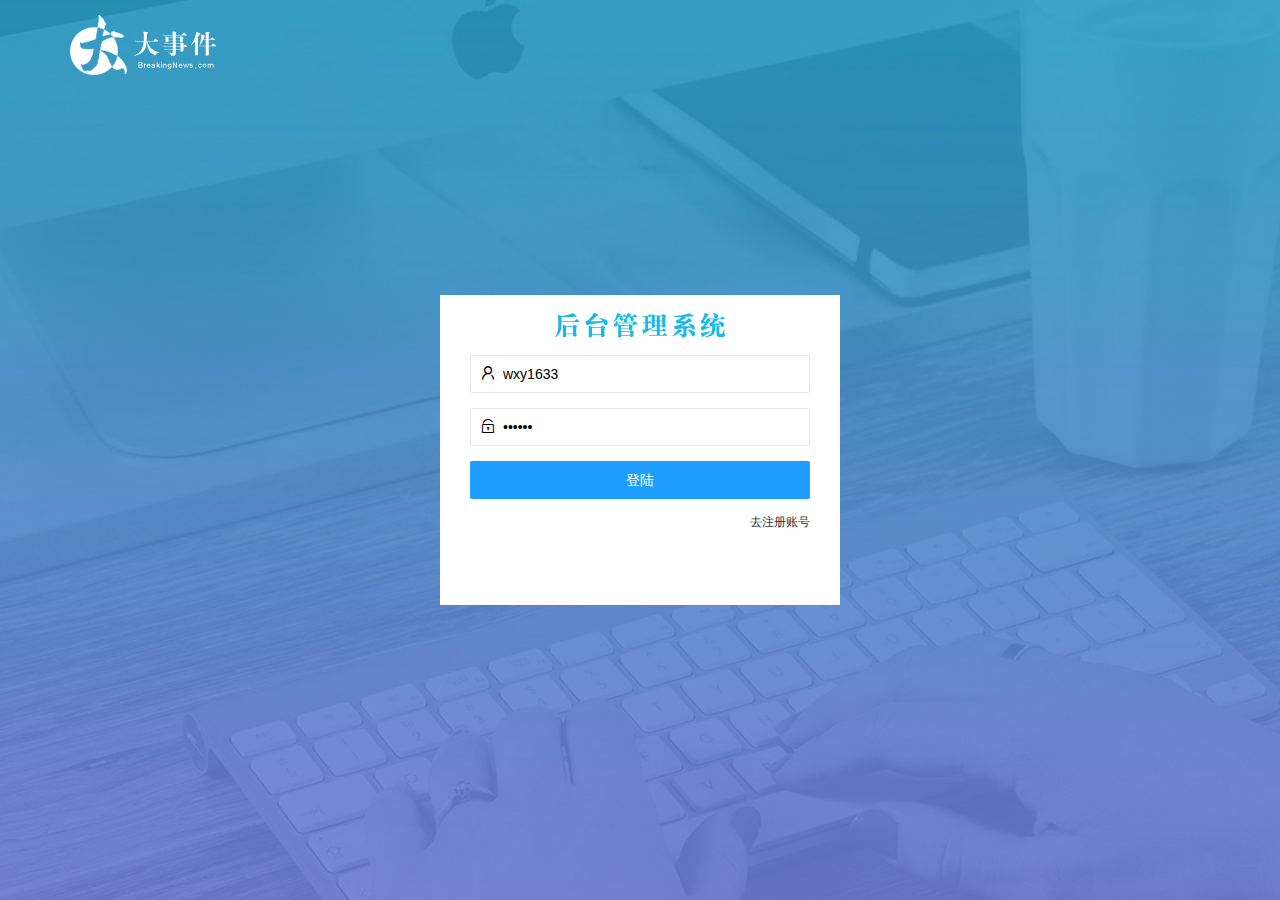
<file: login.html>
<!DOCTYPE html>
<html lang="en">

<head>
    <meta charset="UTF-8">
    <meta name="viewport" content="width=device-width, initial-scale=1.0">
    <title>大事件-登录/注册页面</title>
    <!--第四个点： 用法：移动端适配多种屏幕，pc端用bootstrop,移动端直接适配或者不用移动端，用layui-->
    <!-- 引入layui的样式文件，写在上面，防止自己的样式覆盖layui的样式 -->
    <link rel="stylesheet" href="/assets/lib/layui/css/layui.css">
    <!-- 引入自己的样式 login.css -->
    <link rel="stylesheet" href="/assets/css/login.css">
</head>

<body>
    <!-- 3.顶部logo   和版心-->
    <div class="layui-main layui-main-img">
        <img src="/assets/images/logo.png" alt="">
    </div>
    <!-- 4.注册和登录区域 -->
    <div class="loginAndRegBox">
        <!-- 4.1 登陆注册标题 -->
        <div class="titleBox"></div>
        <!-- 4.2 登录区域 -->
        <div class="login-box">
            <!-- 登录表单 -->
            <form class="layui-form" id="form_login">
                <!-- 用户名 -->
                <div class="layui-form-item">
                    <i class="layui-icon layui-icon-username"></i> 
                    <input value="wxy1633" type="text"   name="username" required lay-verify="required" placeholder="请输入用户名"
                        autocomplete="off" class="layui-input">
                </div>
                <!-- 密码 -->
                <div class="layui-form-item">
                    <i class="layui-icon layui-icon-password"></i> 
                    <input value="123123" type="password" name="password" required lay-verify="required|pwd" placeholder="请输入密码"
                        autocomplete="off" class="layui-input">
                </div>
                <!-- 登录按钮 -->
                <div class="layui-form-item">
                    <button class="layui-btn layui-btn-normal layui-btn-fluid" lay-submit >登陆</button>
                </div>
                <!-- a标签 -->
                <div class="layui-form-item links">
                    <a href="javascript:;" id="link_reg">去注册账号</a>
                </div>
            </form>
           
        </div>
        <!-- 注册表单 -->
        <div class="reg-box" style="display: none;">
            <form id="form_reg" class="layui-form" action="">
                <!-- 用户名 -->
                <div class="layui-form-item">
                    <i class="layui-icon layui-icon-username"></i> 
                    <input type="text" name="username" required lay-verify="required" placeholder="请输入用户名"
                        autocomplete="off" class="layui-input">
                </div>
                <!-- 密码 -->
                <div class="layui-form-item">
                    <i class="layui-icon layui-icon-password"></i> 
                    <input type="text" name="password" required lay-verify="required|pwd|repwd" placeholder="请输入密码"
                        autocomplete="off" class="layui-input">
                </div>
                 <!-- 确认密码 -->
                 <div class="layui-form-item">
                    <i class="layui-icon layui-icon-password"></i> 
                    <input type="text" name="repassword" required lay-verify="required|pwd|repwd" placeholder="再次输入密码"
                        autocomplete="off" class="layui-input">
                </div>
                <!-- 登录按钮 -->
                <div class="layui-form-item">
                    <button class="layui-btn layui-btn-normal layui-btn-fluid" lay-submit >注册</button>
                </div>
                <!-- a标签 -->
                <div class="layui-form-item links">
                    <a href="javascript:;" id="link_login">去登陆</a>
                </div>
            </form>
           
        </div>
    </div>
    <!-- 引入layui的js文件  表单验证用 -->
    <script src="/assets/lib/layui/layui.all.js"></script>
    <!-- 引入jQuery -->
    <script src="/assets/lib/jquery.js"></script>
    <!-- 引入 baseAPI  url地址优化 --位置问题  用jq jq下  ajax传输前 login前-->
    <script src="/assets/js/baseAPI.js"></script>
    <!-- 引入自己的js login.js -->
    <!--错 第二次忘了引就点 -->
    <script src="/assets/js/login.js"></script>
</body>

</html>
</file>
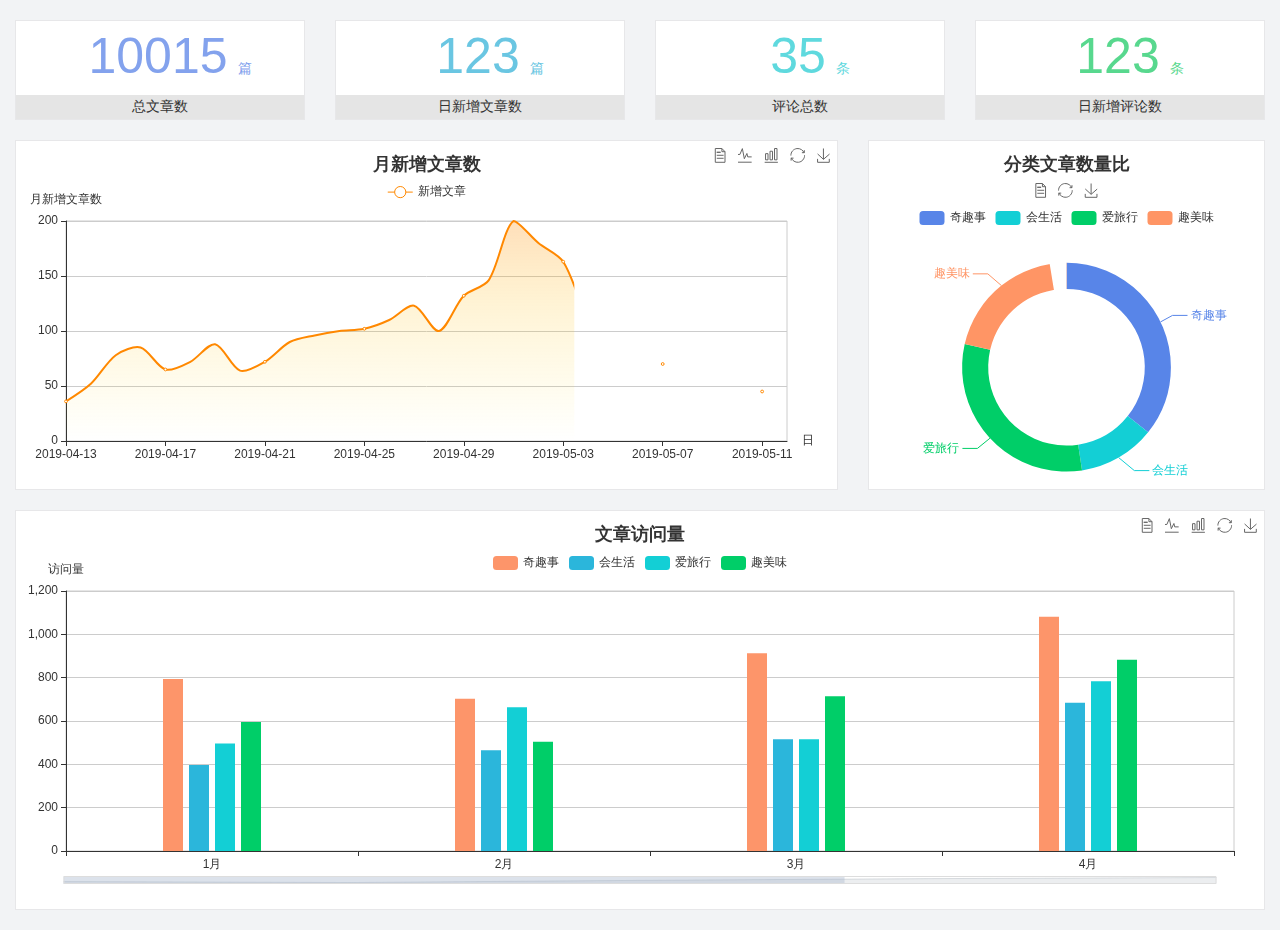
<file: home/dashboard.html>
<!DOCTYPE html>
<html lang="en">

<head>
  <meta charset="UTF-8">
  <meta name="viewport" content="width=device-width, initial-scale=1.0">
  <meta http-equiv="X-UA-Compatible" content="ie=edge">
  <title>图表统计</title>
  <link rel="stylesheet" href="../assets/lib/bootstrap.css" />
  <link rel="stylesheet" href="../assets/lib/main.css" />
  <script src="../assets/lib/jquery.js"></script>
  <script type="text/javascript" src="../assets/lib/echarts.min.js"></script>
</head>

<body>
  <div class="container-fluid">
    <div class="row spannel_list">
      <div class="col-sm-3 col-xs-6">
        <div class="spannel">
          <em>10015</em><span>篇</span>
          <b>总文章数</b>
        </div>
      </div>
      <div class="col-sm-3 col-xs-6">
        <div class="spannel scolor01">
          <em>123</em><span>篇</span>
          <b>日新增文章数</b>
        </div>
      </div>
      <div class="col-sm-3 col-xs-6">
        <div class="spannel scolor02">
          <em>35</em><span>条</span>
          <b>评论总数</b>
        </div>
      </div>
      <div class="col-sm-3 col-xs-6">
        <div class="spannel scolor03">
          <em>123</em><span>条</span>
          <b>日新增评论数</b>
        </div>
      </div>
    </div>
  </div>

  <div class="container-fluid">
    <div class="row curve-pie">
      <div class="col-lg-8 col-md-8">
        <div class="gragh_pannel" id="curve_show"></div>
      </div>
      <div class="col-lg-4 col-md-4">
        <div class="gragh_pannel" id="pie_show"></div>
      </div>
    </div>
  </div>

  <div class="container-fluid">
    <div class="column_pannel" id="column_show"></div>
  </div>

  <script>
    var oChart = echarts.init(document.getElementById('curve_show'));
    var aList_all = [
      { 'count': 36, 'date': '2019-04-13' },
      { 'count': 52, 'date': '2019-04-14' },
      { 'count': 78, 'date': '2019-04-15' },
      { 'count': 85, 'date': '2019-04-16' },
      { 'count': 65, 'date': '2019-04-17' },
      { 'count': 72, 'date': '2019-04-18' },
      { 'count': 88, 'date': '2019-04-19' },
      { 'count': 64, 'date': '2019-04-20' },
      { 'count': 72, 'date': '2019-04-21' },
      { 'count': 90, 'date': '2019-04-22' },
      { 'count': 96, 'date': '2019-04-23' },
      { 'count': 100, 'date': '2019-04-24' },
      { 'count': 102, 'date': '2019-04-25' },
      { 'count': 110, 'date': '2019-04-26' },
      { 'count': 123, 'date': '2019-04-27' },
      { 'count': 100, 'date': '2019-04-28' },
      { 'count': 132, 'date': '2019-04-29' },
      { 'count': 146, 'date': '2019-04-30' },
      { 'count': 200, 'date': '2019-05-01' },
      { 'count': 180, 'date': '2019-05-02' },
      { 'count': 163, 'date': '2019-05-03' },
      { 'count': 110, 'date': '2019-05-04' },
      { 'count': 80, 'date': '2019-05-05' },
      { 'count': 82, 'date': '2019-05-06' },
      { 'count': 70, 'date': '2019-05-07' },
      { 'count': 65, 'date': '2019-05-08' },
      { 'count': 54, 'date': '2019-05-09' },
      { 'count': 40, 'date': '2019-05-10' },
      { 'count': 45, 'date': '2019-05-11' },
      { 'count': 38, 'date': '2019-05-12' },
    ];

    let aCount = [];
    let aDate = [];

    for (var i = 0; i < aList_all.length; i++) {
      aCount.push(aList_all[i].count);
      aDate.push(aList_all[i].date);
    }

    var chartopt = {
      title: {
        text: '月新增文章数',
        left: 'center',
        top: '10'
      },
      tooltip: {
        trigger: 'axis'
      },
      legend: {
        data: ['新增文章'],
        top: '40'
      },
      toolbox: {
        show: true,
        feature: {
          mark: { show: true },
          dataView: { show: true, readOnly: false },
          magicType: { show: true, type: ['line', 'bar'] },
          restore: { show: true },
          saveAsImage: { show: true }
        }
      },
      calculable: true,
      xAxis: [
        {
          name: '日',
          type: 'category',
          boundaryGap: false,
          data: aDate
        }
      ],
      yAxis: [
        {
          name: '月新增文章数',
          type: 'value'
        }
      ],
      series: [
        {
          name: '新增文章',
          type: 'line',
          smooth: true,
          itemStyle: { normal: { areaStyle: { type: 'default' }, color: '#f80' }, lineStyle: { color: '#f80' } },
          data: aCount
        }],
      areaStyle: {
        normal: {
          color: new echarts.graphic.LinearGradient(0, 0, 0, 1, [{
            offset: 0,
            color: 'rgba(255,136,0,0.39)'
          }, {
            offset: .34,
            color: 'rgba(255,180,0,0.25)'
          }, {
            offset: 1,
            color: 'rgba(255,222,0,0.00)'
          }])

        }
      },
      grid: {
        show: true,
        x: 50,
        x2: 50,
        y: 80,
        height: 220
      }
    };

    oChart.setOption(chartopt);


    var oPie = echarts.init(document.getElementById('pie_show'));
    var oPieopt =
    {
      title: {
        top: 10,
        text: '分类文章数量比',
        x: 'center'
      },
      tooltip: {
        trigger: 'item',
        formatter: "{a} <br/>{b} : {c} ({d}%)"
      },
      color: ['#5885e8', '#13cfd5', '#00ce68', '#ff9565'],
      legend: {
        x: 'center',
        top: 65,
        data: ['奇趣事', '会生活', '爱旅行', '趣美味']
      },
      toolbox: {
        show: true,
        x: 'center',
        top: 35,
        feature: {
          mark: { show: true },
          dataView: { show: true, readOnly: false },
          magicType: {
            show: true,
            type: ['pie', 'funnel'],
            option: {
              funnel: {
                x: '25%',
                width: '50%',
                funnelAlign: 'left',
                max: 1548
              }
            }
          },
          restore: { show: true },
          saveAsImage: { show: true }
        }
      },
      calculable: true,
      series: [
        {
          name: '访问来源',
          type: 'pie',
          radius: ['45%', '60%'],
          center: ['50%', '65%'],
          data: [
            { value: 300, name: '奇趣事' },
            { value: 100, name: '会生活' },
            { value: 260, name: '爱旅行' },
            { value: 180, name: '趣美味' }
          ]
        }
      ]
    };
    oPie.setOption(oPieopt);



    var oColumn = this.echarts.init(document.getElementById('column_show'));
    var oColumnopt =
    {
      title: {
        text: '文章访问量',
        left: 'center',
        top: '10'
      },
      tooltip: {
        trigger: 'axis'
      },
      legend: {
        data: ['奇趣事', '会生活', '爱旅行', '趣美味'],
        top: '40'
      },
      toolbox: {
        show: true,
        feature: {
          mark: { show: true },
          dataView: { show: true, readOnly: false },
          magicType: { show: true, type: ['line', 'bar'] },
          restore: { show: true },
          saveAsImage: { show: true }
        }
      },
      calculable: true,
      xAxis: [
        {
          type: 'category',
          data: ['1月', '2月', '3月', '4月', '5月']
        }
      ],
      yAxis: [
        {
          name: '访问量',
          type: 'value'
        }
      ],
      series: [
        {
          name: '奇趣事',
          type: 'bar',
          barWidth: 20,
          itemStyle: {
            normal: { areaStyle: { type: 'default' }, color: '#fd956a' }
          },
          data: [800, 708, 920, 1090, 1200]
        },
        {
          name: '会生活',
          type: 'bar',
          barWidth: 20,
          itemStyle: {
            normal: { areaStyle: { type: 'default' }, color: '#2bb6db' }
          },
          data: [400, 468, 520, 690, 800]
        },
        {
          name: '爱旅行',
          type: 'bar',
          barWidth: 20,
          itemStyle: {
            normal: { areaStyle: { type: 'default' }, color: '#13cfd5' }
          },
          data: [500, 668, 520, 790, 900]
        },
        {
          name: '趣美味',
          type: 'bar',
          barWidth: 20,
          itemStyle: {
            normal: { areaStyle: { type: 'default' }, color: '#00ce68' }
          },
          data: [600, 508, 720, 890, 1000]
        }
      ],
      grid: {
        show: true,
        x: 50,
        x2: 30,
        y: 80,
        height: 260
      },
      dataZoom: [//给x轴设置滚动条
        {
          start: 0,//默认为0
          end: 100 - 1000 / 31,//默认为100
          type: 'slider',
          show: true,
          xAxisIndex: [0],
          handleSize: 0,//滑动条的 左右2个滑动条的大小
          height: 8,//组件高度
          left: 45, //左边的距离
          right: 50,//右边的距离
          bottom: 26,//右边的距离
          handleColor: '#ddd',//h滑动图标的颜色
          handleStyle: {
            borderColor: "#cacaca",
            borderWidth: "1",
            shadowBlur: 2,
            background: "#ddd",
            shadowColor: "#ddd",
          }
        }]
    };
    oColumn.setOption(oColumnopt);
  </script>
</body>

</html>
</file>
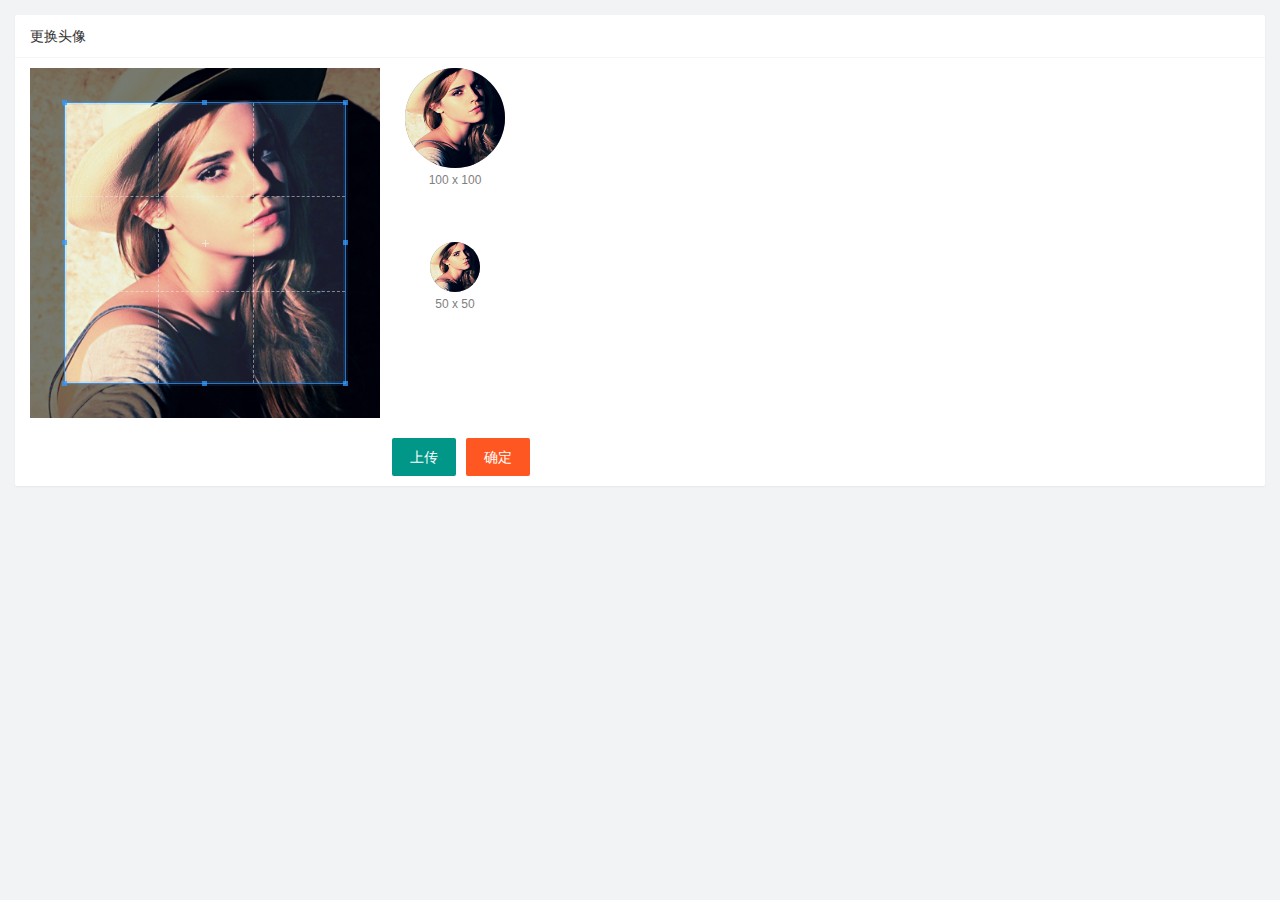
<file: user/user_avatar.html>
<!DOCTYPE html>
<html lang="en">

<head>
    <meta charset="UTF-8">
    <meta name="viewport" content="width=device-width, initial-scale=1.0">
    <title>Document</title>
    <!-- 引入layui样式 -->
    <link rel="stylesheet" href="/assets/lib/layui/css/layui.css">
    <!-- 引入插件样式 -->
    <link rel="stylesheet" href="/assets/lib/cropper/cropper.css" />
    <!-- 引入自己的样式 -->
    <link rel="stylesheet" href="/assets/css/user/user_avatar.css">
</head>

<body>
    <div class="layui-card">
        <div class="layui-card-header">更换头像</div>
        <div class="layui-card-body">
            <!-- 图片区域 -->
            <!-- 第一行的图片裁剪和预览区域 -->
            <div class="row1">
                <!-- 图片裁剪区域 -->
                <div class="cropper-box">
                    <!-- 这个 img 标签很重要，将来会把它初始化为裁剪区域 -->
                    <img id="image" src="/assets/images/sample.jpg" />
                </div>
                <!-- 图片的预览区域 -->
                <div class="preview-box">
                    <div>
                        <!-- 宽高为 100px 的预览区域 -->
                        <div class="img-preview w100"></div>
                        <p class="size">100 x 100</p>
                    </div>
                    <div>
                        <!-- 宽高为 50px 的预览区域 -->
                        <div class="img-preview w50"></div>
                        <p class="size">50 x 50</p>
                    </div>
                </div>
            </div>

            <!-- 第二行的按钮区域 -->
            <div class="row2">
                <input type="file" id="file" accept="images/png,image/jpeg" style="display: none;">
                <button id="btnChooseImage" type="button" class="layui-btn">上传</button>
                <button type="button" id="btnUpload" class="layui-btn layui-btn-danger">确定</button>
            </div>
        </div>
    </div>
    <!-- 引入layui的js -->
    <script src="/assets/lib/layui/layui.all.js"></script>
    <!-- 引入jQuery -->
    <script src="/assets/lib/jquery.js"></script>
    <script src="/assets/lib/cropper/Cropper.js"></script>
    <script src="/assets/lib/cropper/jquery-cropper.js"></script>
    <!-- 引入baseAPIjs -->
    <script src="/assets/js/baseAPI.js"></script>
    <!-- 引入自己的js -->
    <script src="/assets/js/user/user_avatar.js"></script>

</html>
</file>
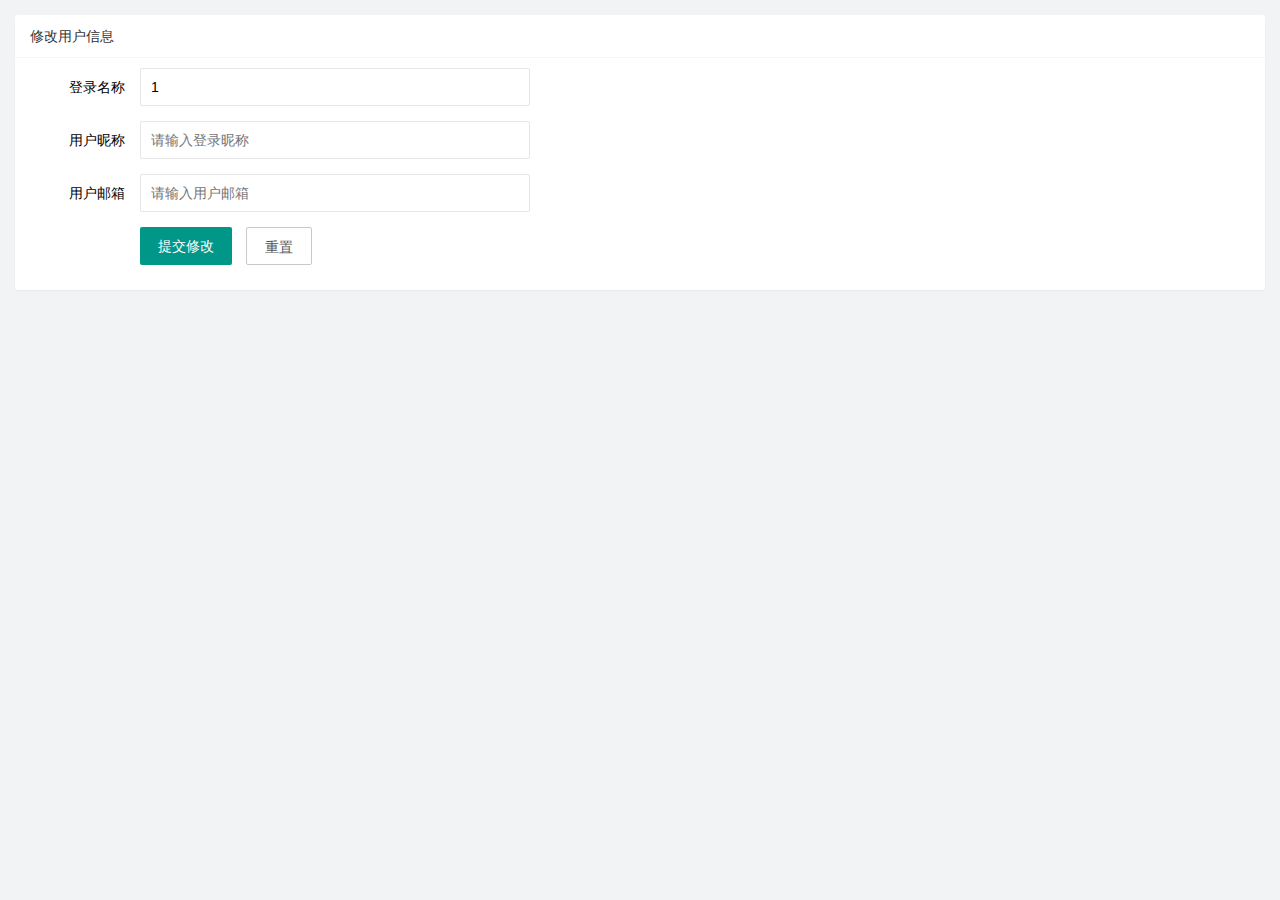
<file: user/user_info.html>
<!DOCTYPE html>
<html lang="en">

<head>
    <meta charset="UTF-8">
    <meta name="viewport" content="width=device-width, initial-scale=1.0">
    <title>Document</title>
    <!-- 引入layui样式 -->
    <link rel="stylesheet" href="/assets/lib/layui/css/layui.css">
    <!-- 引入自己的样式 -->
    <link rel="stylesheet" href="/assets/css/user/user_info.css">
</head>

<body>
    <div class="layui-card">
        <div class="layui-card-header">修改用户信息</div>
        <div class="layui-card-body">
            <form class="layui-form" lay-filter='formUserInfo'>
                <!-- 隐藏域 -->
                <input type="hidden" name="id">
                <!-- 用户名 -->
                <div class="layui-form-item">
                    <label class="layui-form-label">登录名称</label>
                    <div class="layui-input-block">
                        <input value="1" type="text" name="username" required lay-verify="required" placeholder="请输入登录名称"
                          readonly  autocomplete="off" class="layui-input">
                    </div>
                </div>
                  <!-- 用户昵称 -->
                  <div class="layui-form-item">
                    <label class="layui-form-label">用户昵称</label>
                    <div class="layui-input-block">
                        <input type="text" name="nickname" required lay-verify="required|nickname" placeholder="请输入登录昵称"
                            autocomplete="off" class="layui-input">
                    </div>
                </div>
                  <!-- 用户邮箱 -->
                  <div class="layui-form-item">
                    <label class="layui-form-label">用户邮箱</label>
                    <div class="layui-input-block">
                        <input type="text" name="email" required lay-verify="required|email" placeholder="请输入用户邮箱"
                            autocomplete="off" class="layui-input">
                    </div>
                </div>
                  <!-- 提交修改 和 重置-->
                  <div class="layui-form-item">
                    <div class="layui-input-block">
                      <button class="layui-btn" lay-submit lay-filter="formDemo">提交修改</button>
                      <button id="btnReset" type="reset" class="layui-btn layui-btn-primary">重置</button>
                    </div>
                  </div>
            </form>
        </div>
    </div>
    <!-- 引入layui的js -->
    <script src="/assets/lib/layui/layui.all.js"></script>
    <!-- 引入jQuery -->
    <script src="/assets/lib/jquery.js"></script>
    <!-- 引入baseAPI.js -->
    <script src="/assets/js/baseAPI.js"></script>
    <!-- 引入自己的js -->
    <script src="/assets/js/user/user_info.js"></script>
</body>

</html>
</file>
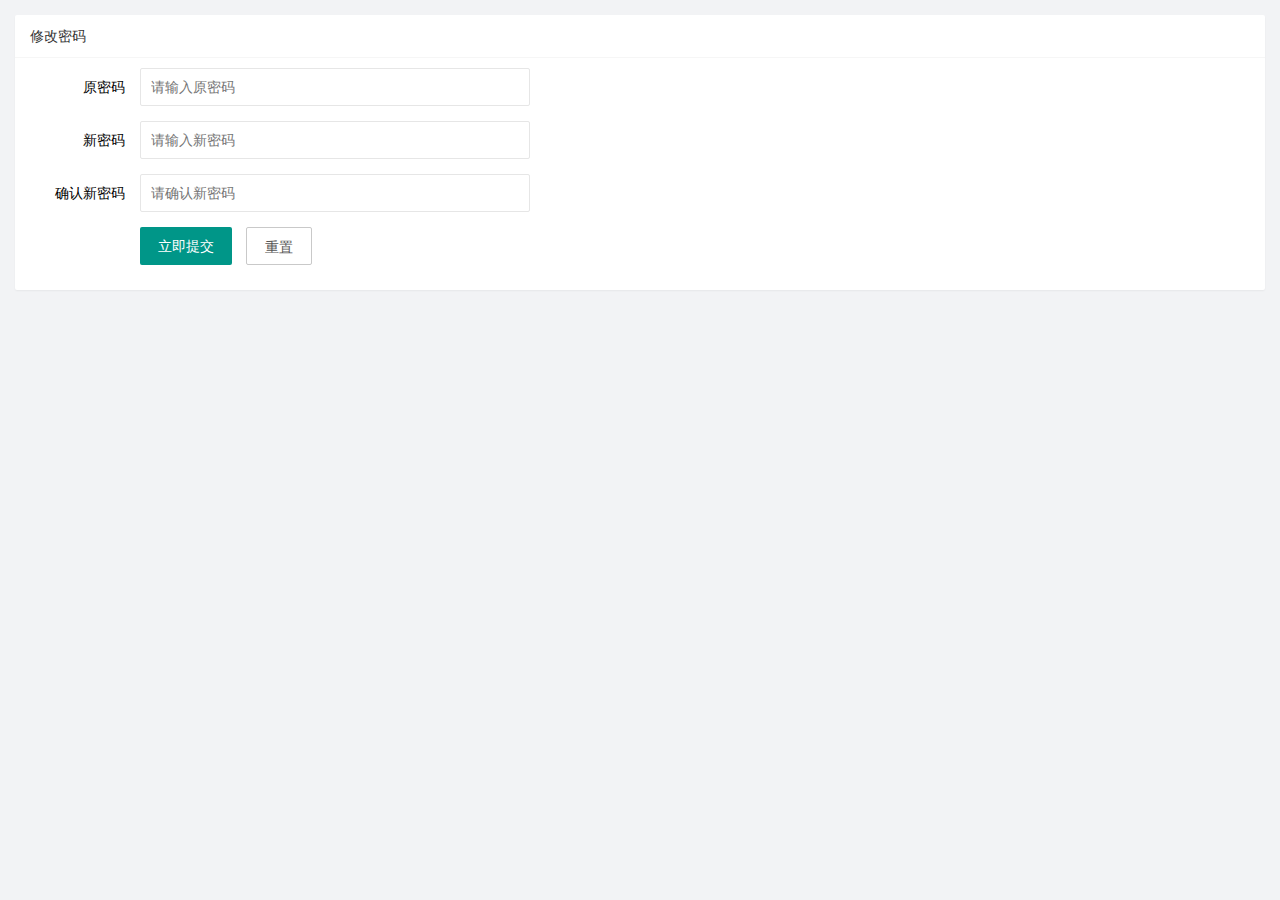
<file: user/user_pwd.html>
<!DOCTYPE html>
<html lang="en">

<head>
    <meta charset="UTF-8">
    <meta name="viewport" content="width=device-width, initial-scale=1.0">
    <title>Document</title>
    <!-- 引入layui的css样式 -->
    <link rel="stylesheet" href="/assets/lib/layui/css/layui.css">
    <!-- 引入自己的样式 -->
    <link rel="stylesheet" href="/assets/css/user/user_pwd.css">
</head>

<body>
    <div class="layui-card">
        <div class="layui-card-header">修改密码</div>
        <div class="layui-card-body">
            <form class="layui-form" action="">
                <!-- 原密码 -->
                <div class="layui-form-item">
                    <label class="layui-form-label">原密码</label>
                    <div class="layui-input-block">
                        <input type="text" name="oldPwd" required lay-verify="required|pwd" placeholder="请输入原密码"
                            autocomplete="off" class="layui-input">
                    </div>
                </div>
                  <!-- 新密码 -->
                  <div class="layui-form-item">
                    <label class="layui-form-label">新密码</label>
                    <div class="layui-input-block">
                        <input type="text" name="newPwd" required lay-verify="required|pwd|samePwd" placeholder="请输入新密码"
                            autocomplete="off" class="layui-input">
                    </div>
                </div>
                  <!-- 确认密码 -->
                  <div class="layui-form-item">
                    <label class="layui-form-label">确认新密码</label>
                    <div class="layui-input-block">
                        <input type="text" name="rePwd" required lay-verify="required|rePwd" placeholder="请确认新密码"
                            autocomplete="off" class="layui-input">
                    </div>
                </div>
                <!-- 按钮 -->
                <div class="layui-form-item">
                    <div class="layui-input-block">
                      <button class="layui-btn" lay-submit lay-filter="formDemo">立即提交</button>
                      <button type="reset" class="layui-btn layui-btn-primary">重置</button>
                    </div>
                  </div>
            </form>
        </div>
    </div>
    <!-- 导入layui的js -->
    <script src="/assets/lib/layui/layui.all.js"></script>
    <!-- 导入jquery -->
    <script src="/assets/lib/jquery.js"></script>
    <!-- 引入API。js -->
    <script src="/assets/js/baseAPI.js"></script>
    <!-- 导入自己的js -->
    <script src="/assets/js/user/user_pwd.js"></script>
</body>

</html>
</file>
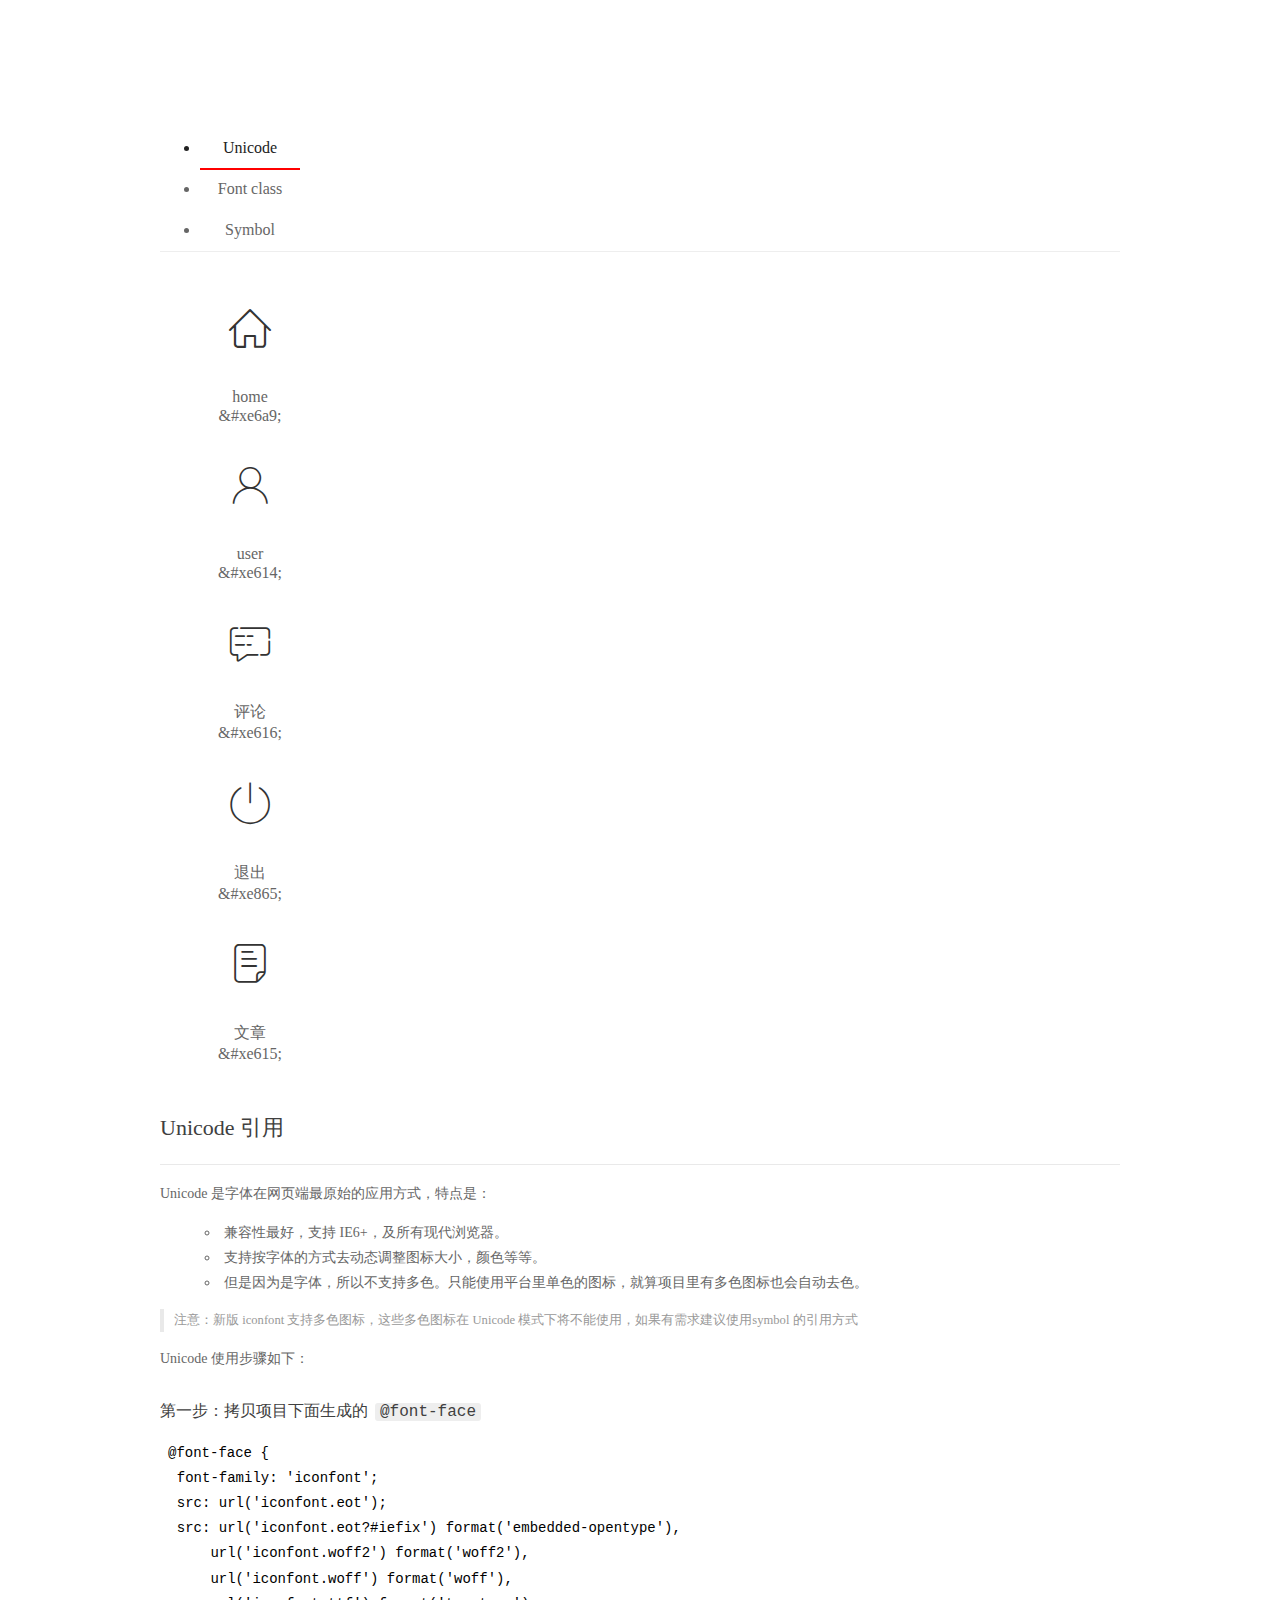
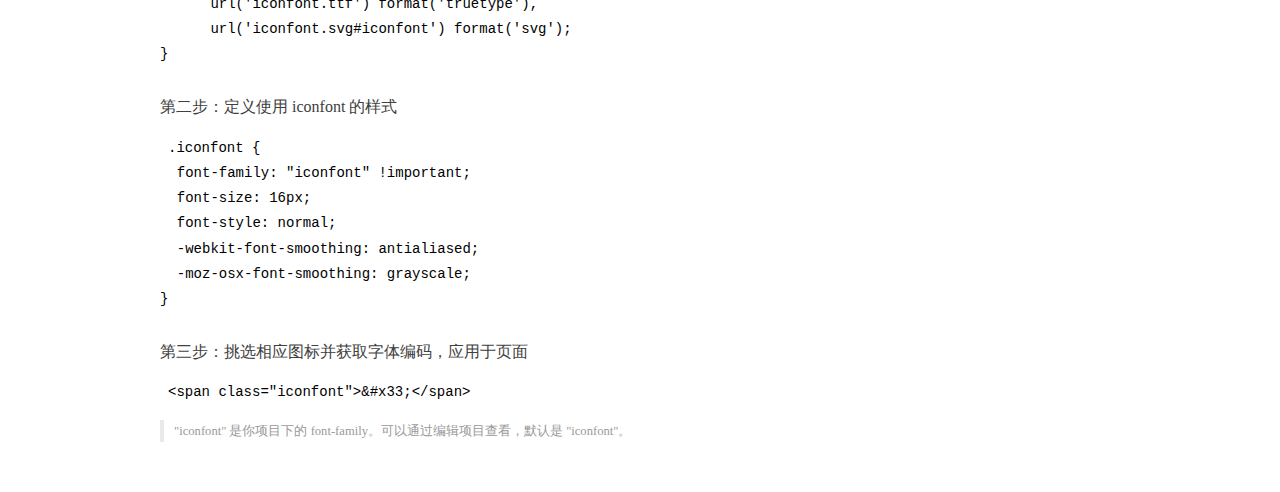
<file: assets/fonts/demo_index.html>
<!DOCTYPE html>
<html>
<head>
  <meta charset="utf-8"/>
  <title>IconFont Demo</title>
  <link rel="shortcut icon" href="https://gtms04.alicdn.com/tps/i4/TB1_oz6GVXXXXaFXpXXJDFnIXXX-64-64.ico" type="image/x-icon"/>
  <link rel="stylesheet" href="https://g.alicdn.com/thx/cube/1.3.2/cube.min.css">
  <link rel="stylesheet" href="demo.css">
  <link rel="stylesheet" href="iconfont.css">
  <script src="iconfont.js"></script>
  <!-- jQuery -->
  <script src="https://a1.alicdn.com/oss/uploads/2018/12/26/7bfddb60-08e8-11e9-9b04-53e73bb6408b.js"></script>
  <!-- 代码高亮 -->
  <script src="https://a1.alicdn.com/oss/uploads/2018/12/26/a3f714d0-08e6-11e9-8a15-ebf944d7534c.js"></script>
</head>
<body>
  <div class="main">
    <h1 class="logo"><a href="https://www.iconfont.cn/" title="iconfont 首页" target="_blank">&#xe86b;</a></h1>
    <div class="nav-tabs">
      <ul id="tabs" class="dib-box">
        <li class="dib active"><span>Unicode</span></li>
        <li class="dib"><span>Font class</span></li>
        <li class="dib"><span>Symbol</span></li>
      </ul>
      
    </div>
    <div class="tab-container">
      <div class="content unicode" style="display: block;">
          <ul class="icon_lists dib-box">
          
            <li class="dib">
              <span class="icon iconfont">&#xe6a9;</span>
                <div class="name">home</div>
                <div class="code-name">&amp;#xe6a9;</div>
              </li>
          
            <li class="dib">
              <span class="icon iconfont">&#xe614;</span>
                <div class="name">user</div>
                <div class="code-name">&amp;#xe614;</div>
              </li>
          
            <li class="dib">
              <span class="icon iconfont">&#xe616;</span>
                <div class="name">评论</div>
                <div class="code-name">&amp;#xe616;</div>
              </li>
          
            <li class="dib">
              <span class="icon iconfont">&#xe865;</span>
                <div class="name">退出</div>
                <div class="code-name">&amp;#xe865;</div>
              </li>
          
            <li class="dib">
              <span class="icon iconfont">&#xe615;</span>
                <div class="name">文章</div>
                <div class="code-name">&amp;#xe615;</div>
              </li>
          
          </ul>
          <div class="article markdown">
          <h2 id="unicode-">Unicode 引用</h2>
          <hr>

          <p>Unicode 是字体在网页端最原始的应用方式，特点是：</p>
          <ul>
            <li>兼容性最好，支持 IE6+，及所有现代浏览器。</li>
            <li>支持按字体的方式去动态调整图标大小，颜色等等。</li>
            <li>但是因为是字体，所以不支持多色。只能使用平台里单色的图标，就算项目里有多色图标也会自动去色。</li>
          </ul>
          <blockquote>
            <p>注意：新版 iconfont 支持多色图标，这些多色图标在 Unicode 模式下将不能使用，如果有需求建议使用symbol 的引用方式</p>
          </blockquote>
          <p>Unicode 使用步骤如下：</p>
          <h3 id="-font-face">第一步：拷贝项目下面生成的 <code>@font-face</code></h3>
<pre><code class="language-css"
>@font-face {
  font-family: 'iconfont';
  src: url('iconfont.eot');
  src: url('iconfont.eot?#iefix') format('embedded-opentype'),
      url('iconfont.woff2') format('woff2'),
      url('iconfont.woff') format('woff'),
      url('iconfont.ttf') format('truetype'),
      url('iconfont.svg#iconfont') format('svg');
}
</code></pre>
          <h3 id="-iconfont-">第二步：定义使用 iconfont 的样式</h3>
<pre><code class="language-css"
>.iconfont {
  font-family: "iconfont" !important;
  font-size: 16px;
  font-style: normal;
  -webkit-font-smoothing: antialiased;
  -moz-osx-font-smoothing: grayscale;
}
</code></pre>
          <h3 id="-">第三步：挑选相应图标并获取字体编码，应用于页面</h3>
<pre>
<code class="language-html"
>&lt;span class="iconfont"&gt;&amp;#x33;&lt;/span&gt;
</code></pre>
          <blockquote>
            <p>"iconfont" 是你项目下的 font-family。可以通过编辑项目查看，默认是 "iconfont"。</p>
          </blockquote>
          </div>
      </div>
      <div class="content font-class">
        <ul class="icon_lists dib-box">
          
          <li class="dib">
            <span class="icon iconfont icon-home"></span>
            <div class="name">
              home
            </div>
            <div class="code-name">.icon-home
            </div>
          </li>
          
          <li class="dib">
            <span class="icon iconfont icon-user"></span>
            <div class="name">
              user
            </div>
            <div class="code-name">.icon-user
            </div>
          </li>
          
          <li class="dib">
            <span class="icon iconfont icon-pinglun"></span>
            <div class="name">
              评论
            </div>
            <div class="code-name">.icon-pinglun
            </div>
          </li>
          
          <li class="dib">
            <span class="icon iconfont icon-tuichu"></span>
            <div class="name">
              退出
            </div>
            <div class="code-name">.icon-tuichu
            </div>
          </li>
          
          <li class="dib">
            <span class="icon iconfont icon-16"></span>
            <div class="name">
              文章
            </div>
            <div class="code-name">.icon-16
            </div>
          </li>
          
        </ul>
        <div class="article markdown">
        <h2 id="font-class-">font-class 引用</h2>
        <hr>

        <p>font-class 是 Unicode 使用方式的一种变种，主要是解决 Unicode 书写不直观，语意不明确的问题。</p>
        <p>与 Unicode 使用方式相比，具有如下特点：</p>
        <ul>
          <li>兼容性良好，支持 IE8+，及所有现代浏览器。</li>
          <li>相比于 Unicode 语意明确，书写更直观。可以很容易分辨这个 icon 是什么。</li>
          <li>因为使用 class 来定义图标，所以当要替换图标时，只需要修改 class 里面的 Unicode 引用。</li>
          <li>不过因为本质上还是使用的字体，所以多色图标还是不支持的。</li>
        </ul>
        <p>使用步骤如下：</p>
        <h3 id="-fontclass-">第一步：引入项目下面生成的 fontclass 代码：</h3>
<pre><code class="language-html">&lt;link rel="stylesheet" href="./iconfont.css"&gt;
</code></pre>
        <h3 id="-">第二步：挑选相应图标并获取类名，应用于页面：</h3>
<pre><code class="language-html">&lt;span class="iconfont icon-xxx"&gt;&lt;/span&gt;
</code></pre>
        <blockquote>
          <p>"
            iconfont" 是你项目下的 font-family。可以通过编辑项目查看，默认是 "iconfont"。</p>
        </blockquote>
      </div>
      </div>
      <div class="content symbol">
          <ul class="icon_lists dib-box">
          
            <li class="dib">
                <svg class="icon svg-icon" aria-hidden="true">
                  <use xlink:href="#icon-home"></use>
                </svg>
                <div class="name">home</div>
                <div class="code-name">#icon-home</div>
            </li>
          
            <li class="dib">
                <svg class="icon svg-icon" aria-hidden="true">
                  <use xlink:href="#icon-user"></use>
                </svg>
                <div class="name">user</div>
                <div class="code-name">#icon-user</div>
            </li>
          
            <li class="dib">
                <svg class="icon svg-icon" aria-hidden="true">
                  <use xlink:href="#icon-pinglun"></use>
                </svg>
                <div class="name">评论</div>
                <div class="code-name">#icon-pinglun</div>
            </li>
          
            <li class="dib">
                <svg class="icon svg-icon" aria-hidden="true">
                  <use xlink:href="#icon-tuichu"></use>
                </svg>
                <div class="name">退出</div>
                <div class="code-name">#icon-tuichu</div>
            </li>
          
            <li class="dib">
                <svg class="icon svg-icon" aria-hidden="true">
                  <use xlink:href="#icon-16"></use>
                </svg>
                <div class="name">文章</div>
                <div class="code-name">#icon-16</div>
            </li>
          
          </ul>
          <div class="article markdown">
          <h2 id="symbol-">Symbol 引用</h2>
          <hr>

          <p>这是一种全新的使用方式，应该说这才是未来的主流，也是平台目前推荐的用法。相关介绍可以参考这篇<a href="">文章</a>
            这种用法其实是做了一个 SVG 的集合，与另外两种相比具有如下特点：</p>
          <ul>
            <li>支持多色图标了，不再受单色限制。</li>
            <li>通过一些技巧，支持像字体那样，通过 <code>font-size</code>, <code>color</code> 来调整样式。</li>
            <li>兼容性较差，支持 IE9+，及现代浏览器。</li>
            <li>浏览器渲染 SVG 的性能一般，还不如 png。</li>
          </ul>
          <p>使用步骤如下：</p>
          <h3 id="-symbol-">第一步：引入项目下面生成的 symbol 代码：</h3>
<pre><code class="language-html">&lt;script src="./iconfont.js"&gt;&lt;/script&gt;
</code></pre>
          <h3 id="-css-">第二步：加入通用 CSS 代码（引入一次就行）：</h3>
<pre><code class="language-html">&lt;style&gt;
.icon {
  width: 1em;
  height: 1em;
  vertical-align: -0.15em;
  fill: currentColor;
  overflow: hidden;
}
&lt;/style&gt;
</code></pre>
          <h3 id="-">第三步：挑选相应图标并获取类名，应用于页面：</h3>
<pre><code class="language-html">&lt;svg class="icon" aria-hidden="true"&gt;
  &lt;use xlink:href="#icon-xxx"&gt;&lt;/use&gt;
&lt;/svg&gt;
</code></pre>
          </div>
      </div>

    </div>
  </div>
  <script>
  $(document).ready(function () {
      $('.tab-container .content:first').show()

      $('#tabs li').click(function (e) {
        var tabContent = $('.tab-container .content')
        var index = $(this).index()

        if ($(this).hasClass('active')) {
          return
        } else {
          $('#tabs li').removeClass('active')
          $(this).addClass('active')

          tabContent.hide().eq(index).fadeIn()
        }
      })
    })
  </script>
</body>
</html>
</file>
<file: assets/lib/layui/css/layui.css>
/** layui-v2.5.5 MIT License By https://www.layui.com */
 .layui-inline,img{display:inline-block;vertical-align:middle}h1,h2,h3,h4,h5,h6{font-weight:400}.layui-edge,.layui-header,.layui-inline,.layui-main{position:relative}.layui-body,.layui-edge,.layui-elip{overflow:hidden}.layui-btn,.layui-edge,.layui-inline,img{vertical-align:middle}.layui-btn,.layui-disabled,.layui-icon,.layui-unselect{-moz-user-select:none;-webkit-user-select:none;-ms-user-select:none}.layui-elip,.layui-form-checkbox span,.layui-form-pane .layui-form-label{text-overflow:ellipsis;white-space:nowrap}.layui-breadcrumb,.layui-tree-btnGroup{visibility:hidden}blockquote,body,button,dd,div,dl,dt,form,h1,h2,h3,h4,h5,h6,input,li,ol,p,pre,td,textarea,th,ul{margin:0;padding:0;-webkit-tap-highlight-color:rgba(0,0,0,0)}a:active,a:hover{outline:0}img{border:none}li{list-style:none}table{border-collapse:collapse;border-spacing:0}h4,h5,h6{font-size:100%}button,input,optgroup,option,select,textarea{font-family:inherit;font-size:inherit;font-style:inherit;font-weight:inherit;outline:0}pre{white-space:pre-wrap;white-space:-moz-pre-wrap;white-space:-pre-wrap;white-space:-o-pre-wrap;word-wrap:break-word}body{line-height:24px;font:14px Helvetica Neue,Helvetica,PingFang SC,Tahoma,Arial,sans-serif}hr{height:1px;margin:10px 0;border:0;clear:both}a{color:#333;text-decoration:none}a:hover{color:#777}a cite{font-style:normal;*cursor:pointer}.layui-border-box,.layui-border-box *{box-sizing:border-box}.layui-box,.layui-box *{box-sizing:content-box}.layui-clear{clear:both;*zoom:1}.layui-clear:after{content:'\20';clear:both;*zoom:1;display:block;height:0}.layui-inline{*display:inline;*zoom:1}.layui-edge{display:inline-block;width:0;height:0;border-width:6px;border-style:dashed;border-color:transparent}.layui-edge-top{top:-4px;border-bottom-color:#999;border-bottom-style:solid}.layui-edge-right{border-left-color:#999;border-left-style:solid}.layui-edge-bottom{top:2px;border-top-color:#999;border-top-style:solid}.layui-edge-left{border-right-color:#999;border-right-style:solid}.layui-disabled,.layui-disabled:hover{color:#d2d2d2!important;cursor:not-allowed!important}.layui-circle{border-radius:100%}.layui-show{display:block!important}.layui-hide{display:none!important}@font-face{font-family:layui-icon;src:url(../font/iconfont.eot?v=250);src:url(../font/iconfont.eot?v=250#iefix) format('embedded-opentype'),url(../font/iconfont.woff2?v=250) format('woff2'),url(../font/iconfont.woff?v=250) format('woff'),url(../font/iconfont.ttf?v=250) format('truetype'),url(../font/iconfont.svg?v=250#layui-icon) format('svg')}.layui-icon{font-family:layui-icon!important;font-size:16px;font-style:normal;-webkit-font-smoothing:antialiased;-moz-osx-font-smoothing:grayscale}.layui-icon-reply-fill:before{content:"\e611"}.layui-icon-set-fill:before{content:"\e614"}.layui-icon-menu-fill:before{content:"\e60f"}.layui-icon-search:before{content:"\e615"}.layui-icon-share:before{content:"\e641"}.layui-icon-set-sm:before{content:"\e620"}.layui-icon-engine:before{content:"\e628"}.layui-icon-close:before{content:"\1006"}.layui-icon-close-fill:before{content:"\1007"}.layui-icon-chart-screen:before{content:"\e629"}.layui-icon-star:before{content:"\e600"}.layui-icon-circle-dot:before{content:"\e617"}.layui-icon-chat:before{content:"\e606"}.layui-icon-release:before{content:"\e609"}.layui-icon-list:before{content:"\e60a"}.layui-icon-chart:before{content:"\e62c"}.layui-icon-ok-circle:before{content:"\1005"}.layui-icon-layim-theme:before{content:"\e61b"}.layui-icon-table:before{content:"\e62d"}.layui-icon-right:before{content:"\e602"}.layui-icon-left:before{content:"\e603"}.layui-icon-cart-simple:before{content:"\e698"}.layui-icon-face-cry:before{content:"\e69c"}.layui-icon-face-smile:before{content:"\e6af"}.layui-icon-survey:before{content:"\e6b2"}.layui-icon-tree:before{content:"\e62e"}.layui-icon-upload-circle:before{content:"\e62f"}.layui-icon-add-circle:before{content:"\e61f"}.layui-icon-download-circle:before{content:"\e601"}.layui-icon-templeate-1:before{content:"\e630"}.layui-icon-util:before{content:"\e631"}.layui-icon-face-surprised:before{content:"\e664"}.layui-icon-edit:before{content:"\e642"}.layui-icon-speaker:before{content:"\e645"}.layui-icon-down:before{content:"\e61a"}.layui-icon-file:before{content:"\e621"}.layui-icon-layouts:before{content:"\e632"}.layui-icon-rate-half:before{content:"\e6c9"}.layui-icon-add-circle-fine:before{content:"\e608"}.layui-icon-prev-circle:before{content:"\e633"}.layui-icon-read:before{content:"\e705"}.layui-icon-404:before{content:"\e61c"}.layui-icon-carousel:before{content:"\e634"}.layui-icon-help:before{content:"\e607"}.layui-icon-code-circle:before{content:"\e635"}.layui-icon-water:before{content:"\e636"}.layui-icon-username:before{content:"\e66f"}.layui-icon-find-fill:before{content:"\e670"}.layui-icon-about:before{content:"\e60b"}.layui-icon-location:before{content:"\e715"}.layui-icon-up:before{content:"\e619"}.layui-icon-pause:before{content:"\e651"}.layui-icon-date:before{content:"\e637"}.layui-icon-layim-uploadfile:before{content:"\e61d"}.layui-icon-delete:before{content:"\e640"}.layui-icon-play:before{content:"\e652"}.layui-icon-top:before{content:"\e604"}.layui-icon-friends:before{content:"\e612"}.layui-icon-refresh-3:before{content:"\e9aa"}.layui-icon-ok:before{content:"\e605"}.layui-icon-layer:before{content:"\e638"}.layui-icon-face-smile-fine:before{content:"\e60c"}.layui-icon-dollar:before{content:"\e659"}.layui-icon-group:before{content:"\e613"}.layui-icon-layim-download:before{content:"\e61e"}.layui-icon-picture-fine:before{content:"\e60d"}.layui-icon-link:before{content:"\e64c"}.layui-icon-diamond:before{content:"\e735"}.layui-icon-log:before{content:"\e60e"}.layui-icon-rate-solid:before{content:"\e67a"}.layui-icon-fonts-del:before{content:"\e64f"}.layui-icon-unlink:before{content:"\e64d"}.layui-icon-fonts-clear:before{content:"\e639"}.layui-icon-triangle-r:before{content:"\e623"}.layui-icon-circle:before{content:"\e63f"}.layui-icon-radio:before{content:"\e643"}.layui-icon-align-center:before{content:"\e647"}.layui-icon-align-right:before{content:"\e648"}.layui-icon-align-left:before{content:"\e649"}.layui-icon-loading-1:before{content:"\e63e"}.layui-icon-return:before{content:"\e65c"}.layui-icon-fonts-strong:before{content:"\e62b"}.layui-icon-upload:before{content:"\e67c"}.layui-icon-dialogue:before{content:"\e63a"}.layui-icon-video:before{content:"\e6ed"}.layui-icon-headset:before{content:"\e6fc"}.layui-icon-cellphone-fine:before{content:"\e63b"}.layui-icon-add-1:before{content:"\e654"}.layui-icon-face-smile-b:before{content:"\e650"}.layui-icon-fonts-html:before{content:"\e64b"}.layui-icon-form:before{content:"\e63c"}.layui-icon-cart:before{content:"\e657"}.layui-icon-camera-fill:before{content:"\e65d"}.layui-icon-tabs:before{content:"\e62a"}.layui-icon-fonts-code:before{content:"\e64e"}.layui-icon-fire:before{content:"\e756"}.layui-icon-set:before{content:"\e716"}.layui-icon-fonts-u:before{content:"\e646"}.layui-icon-triangle-d:before{content:"\e625"}.layui-icon-tips:before{content:"\e702"}.layui-icon-picture:before{content:"\e64a"}.layui-icon-more-vertical:before{content:"\e671"}.layui-icon-flag:before{content:"\e66c"}.layui-icon-loading:before{content:"\e63d"}.layui-icon-fonts-i:before{content:"\e644"}.layui-icon-refresh-1:before{content:"\e666"}.layui-icon-rmb:before{content:"\e65e"}.layui-icon-home:before{content:"\e68e"}.layui-icon-user:before{content:"\e770"}.layui-icon-notice:before{content:"\e667"}.layui-icon-login-weibo:before{content:"\e675"}.layui-icon-voice:before{content:"\e688"}.layui-icon-upload-drag:before{content:"\e681"}.layui-icon-login-qq:before{content:"\e676"}.layui-icon-snowflake:before{content:"\e6b1"}.layui-icon-file-b:before{content:"\e655"}.layui-icon-template:before{content:"\e663"}.layui-icon-auz:before{content:"\e672"}.layui-icon-console:before{content:"\e665"}.layui-icon-app:before{content:"\e653"}.layui-icon-prev:before{content:"\e65a"}.layui-icon-website:before{content:"\e7ae"}.layui-icon-next:before{content:"\e65b"}.layui-icon-component:before{content:"\e857"}.layui-icon-more:before{content:"\e65f"}.layui-icon-login-wechat:before{content:"\e677"}.layui-icon-shrink-right:before{content:"\e668"}.layui-icon-spread-left:before{content:"\e66b"}.layui-icon-camera:before{content:"\e660"}.layui-icon-note:before{content:"\e66e"}.layui-icon-refresh:before{content:"\e669"}.layui-icon-female:before{content:"\e661"}.layui-icon-male:before{content:"\e662"}.layui-icon-password:before{content:"\e673"}.layui-icon-senior:before{content:"\e674"}.layui-icon-theme:before{content:"\e66a"}.layui-icon-tread:before{content:"\e6c5"}.layui-icon-praise:before{content:"\e6c6"}.layui-icon-star-fill:before{content:"\e658"}.layui-icon-rate:before{content:"\e67b"}.layui-icon-template-1:before{content:"\e656"}.layui-icon-vercode:before{content:"\e679"}.layui-icon-cellphone:before{content:"\e678"}.layui-icon-screen-full:before{content:"\e622"}.layui-icon-screen-restore:before{content:"\e758"}.layui-icon-cols:before{content:"\e610"}.layui-icon-export:before{content:"\e67d"}.layui-icon-print:before{content:"\e66d"}.layui-icon-slider:before{content:"\e714"}.layui-icon-addition:before{content:"\e624"}.layui-icon-subtraction:before{content:"\e67e"}.layui-icon-service:before{content:"\e626"}.layui-icon-transfer:before{content:"\e691"}.layui-main{width:1140px;margin:0 auto}.layui-header{z-index:1000;height:60px}.layui-header a:hover{transition:all .5s;-webkit-transition:all .5s}.layui-side{position:fixed;left:0;top:0;bottom:0;z-index:999;width:200px;overflow-x:hidden}.layui-side-scroll{position:relative;width:220px;height:100%;overflow-x:hidden}.layui-body{position:absolute;left:200px;right:0;top:0;bottom:0;z-index:998;width:auto;overflow-y:auto;box-sizing:border-box}.layui-layout-body{overflow:hidden}.layui-layout-admin .layui-header{background-color:#23262E}.layui-layout-admin .layui-side{top:60px;width:200px;overflow-x:hidden}.layui-layout-admin .layui-body{position:fixed;top:60px;bottom:44px}.layui-layout-admin .layui-main{width:auto;margin:0 15px}.layui-layout-admin .layui-footer{position:fixed;left:200px;right:0;bottom:0;height:44px;line-height:44px;padding:0 15px;background-color:#eee}.layui-layout-admin .layui-logo{position:absolute;left:0;top:0;width:200px;height:100%;line-height:60px;text-align:center;color:#009688;font-size:16px}.layui-layout-admin .layui-header .layui-nav{background:0 0}.layui-layout-left{position:absolute!important;left:200px;top:0}.layui-layout-right{position:absolute!important;right:0;top:0}.layui-container{position:relative;margin:0 auto;padding:0 15px;box-sizing:border-box}.layui-fluid{position:relative;margin:0 auto;padding:0 15px}.layui-row:after,.layui-row:before{content:'';display:block;clear:both}.layui-col-lg1,.layui-col-lg10,.layui-col-lg11,.layui-col-lg12,.layui-col-lg2,.layui-col-lg3,.layui-col-lg4,.layui-col-lg5,.layui-col-lg6,.layui-col-lg7,.layui-col-lg8,.layui-col-lg9,.layui-col-md1,.layui-col-md10,.layui-col-md11,.layui-col-md12,.layui-col-md2,.layui-col-md3,.layui-col-md4,.layui-col-md5,.layui-col-md6,.layui-col-md7,.layui-col-md8,.layui-col-md9,.layui-col-sm1,.layui-col-sm10,.layui-col-sm11,.layui-col-sm12,.layui-col-sm2,.layui-col-sm3,.layui-col-sm4,.layui-col-sm5,.layui-col-sm6,.layui-col-sm7,.layui-col-sm8,.layui-col-sm9,.layui-col-xs1,.layui-col-xs10,.layui-col-xs11,.layui-col-xs12,.layui-col-xs2,.layui-col-xs3,.layui-col-xs4,.layui-col-xs5,.layui-col-xs6,.layui-col-xs7,.layui-col-xs8,.layui-col-xs9{position:relative;display:block;box-sizing:border-box}.layui-col-xs1,.layui-col-xs10,.layui-col-xs11,.layui-col-xs12,.layui-col-xs2,.layui-col-xs3,.layui-col-xs4,.layui-col-xs5,.layui-col-xs6,.layui-col-xs7,.layui-col-xs8,.layui-col-xs9{float:left}.layui-col-xs1{width:8.33333333%}.layui-col-xs2{width:16.66666667%}.layui-col-xs3{width:25%}.layui-col-xs4{width:33.33333333%}.layui-col-xs5{width:41.66666667%}.layui-col-xs6{width:50%}.layui-col-xs7{width:58.33333333%}.layui-col-xs8{width:66.66666667%}.layui-col-xs9{width:75%}.layui-col-xs10{width:83.33333333%}.layui-col-xs11{width:91.66666667%}.layui-col-xs12{width:100%}.layui-col-xs-offset1{margin-left:8.33333333%}.layui-col-xs-offset2{margin-left:16.66666667%}.layui-col-xs-offset3{margin-left:25%}.layui-col-xs-offset4{margin-left:33.33333333%}.layui-col-xs-offset5{margin-left:41.66666667%}.layui-col-xs-offset6{margin-left:50%}.layui-col-xs-offset7{margin-left:58.33333333%}.layui-col-xs-offset8{margin-left:66.66666667%}.layui-col-xs-offset9{margin-left:75%}.layui-col-xs-offset10{margin-left:83.33333333%}.layui-col-xs-offset11{margin-left:91.66666667%}.layui-col-xs-offset12{margin-left:100%}@media screen and (max-width:768px){.layui-hide-xs{display:none!important}.layui-show-xs-block{display:block!important}.layui-show-xs-inline{display:inline!important}.layui-show-xs-inline-block{display:inline-block!important}}@media screen and (min-width:768px){.layui-container{width:750px}.layui-hide-sm{display:none!important}.layui-show-sm-block{display:block!important}.layui-show-sm-inline{display:inline!important}.layui-show-sm-inline-block{display:inline-block!important}.layui-col-sm1,.layui-col-sm10,.layui-col-sm11,.layui-col-sm12,.layui-col-sm2,.layui-col-sm3,.layui-col-sm4,.layui-col-sm5,.layui-col-sm6,.layui-col-sm7,.layui-col-sm8,.layui-col-sm9{float:left}.layui-col-sm1{width:8.33333333%}.layui-col-sm2{width:16.66666667%}.layui-col-sm3{width:25%}.layui-col-sm4{width:33.33333333%}.layui-col-sm5{width:41.66666667%}.layui-col-sm6{width:50%}.layui-col-sm7{width:58.33333333%}.layui-col-sm8{width:66.66666667%}.layui-col-sm9{width:75%}.layui-col-sm10{width:83.33333333%}.layui-col-sm11{width:91.66666667%}.layui-col-sm12{width:100%}.layui-col-sm-offset1{margin-left:8.33333333%}.layui-col-sm-offset2{margin-left:16.66666667%}.layui-col-sm-offset3{margin-left:25%}.layui-col-sm-offset4{margin-left:33.33333333%}.layui-col-sm-offset5{margin-left:41.66666667%}.layui-col-sm-offset6{margin-left:50%}.layui-col-sm-offset7{margin-left:58.33333333%}.layui-col-sm-offset8{margin-left:66.66666667%}.layui-col-sm-offset9{margin-left:75%}.layui-col-sm-offset10{margin-left:83.33333333%}.layui-col-sm-offset11{margin-left:91.66666667%}.layui-col-sm-offset12{margin-left:100%}}@media screen and (min-width:992px){.layui-container{width:970px}.layui-hide-md{display:none!important}.layui-show-md-block{display:block!important}.layui-show-md-inline{display:inline!important}.layui-show-md-inline-block{display:inline-block!important}.layui-col-md1,.layui-col-md10,.layui-col-md11,.layui-col-md12,.layui-col-md2,.layui-col-md3,.layui-col-md4,.layui-col-md5,.layui-col-md6,.layui-col-md7,.layui-col-md8,.layui-col-md9{float:left}.layui-col-md1{width:8.33333333%}.layui-col-md2{width:16.66666667%}.layui-col-md3{width:25%}.layui-col-md4{width:33.33333333%}.layui-col-md5{width:41.66666667%}.layui-col-md6{width:50%}.layui-col-md7{width:58.33333333%}.layui-col-md8{width:66.66666667%}.layui-col-md9{width:75%}.layui-col-md10{width:83.33333333%}.layui-col-md11{width:91.66666667%}.layui-col-md12{width:100%}.layui-col-md-offset1{margin-left:8.33333333%}.layui-col-md-offset2{margin-left:16.66666667%}.layui-col-md-offset3{margin-left:25%}.layui-col-md-offset4{margin-left:33.33333333%}.layui-col-md-offset5{margin-left:41.66666667%}.layui-col-md-offset6{margin-left:50%}.layui-col-md-offset7{margin-left:58.33333333%}.layui-col-md-offset8{margin-left:66.66666667%}.layui-col-md-offset9{margin-left:75%}.layui-col-md-offset10{margin-left:83.33333333%}.layui-col-md-offset11{margin-left:91.66666667%}.layui-col-md-offset12{margin-left:100%}}@media screen and (min-width:1200px){.layui-container{width:1170px}.layui-hide-lg{display:none!important}.layui-show-lg-block{display:block!important}.layui-show-lg-inline{display:inline!important}.layui-show-lg-inline-block{display:inline-block!important}.layui-col-lg1,.layui-col-lg10,.layui-col-lg11,.layui-col-lg12,.layui-col-lg2,.layui-col-lg3,.layui-col-lg4,.layui-col-lg5,.layui-col-lg6,.layui-col-lg7,.layui-col-lg8,.layui-col-lg9{float:left}.layui-col-lg1{width:8.33333333%}.layui-col-lg2{width:16.66666667%}.layui-col-lg3{width:25%}.layui-col-lg4{width:33.33333333%}.layui-col-lg5{width:41.66666667%}.layui-col-lg6{width:50%}.layui-col-lg7{width:58.33333333%}.layui-col-lg8{width:66.66666667%}.layui-col-lg9{width:75%}.layui-col-lg10{width:83.33333333%}.layui-col-lg11{width:91.66666667%}.layui-col-lg12{width:100%}.layui-col-lg-offset1{margin-left:8.33333333%}.layui-col-lg-offset2{margin-left:16.66666667%}.layui-col-lg-offset3{margin-left:25%}.layui-col-lg-offset4{margin-left:33.33333333%}.layui-col-lg-offset5{margin-left:41.66666667%}.layui-col-lg-offset6{margin-left:50%}.layui-col-lg-offset7{margin-left:58.33333333%}.layui-col-lg-offset8{margin-left:66.66666667%}.layui-col-lg-offset9{margin-left:75%}.layui-col-lg-offset10{margin-left:83.33333333%}.layui-col-lg-offset11{margin-left:91.66666667%}.layui-col-lg-offset12{margin-left:100%}}.layui-col-space1{margin:-.5px}.layui-col-space1>*{padding:.5px}.layui-col-space3{margin:-1.5px}.layui-col-space3>*{padding:1.5px}.layui-col-space5{margin:-2.5px}.layui-col-space5>*{padding:2.5px}.layui-col-space8{margin:-3.5px}.layui-col-space8>*{padding:3.5px}.layui-col-space10{margin:-5px}.layui-col-space10>*{padding:5px}.layui-col-space12{margin:-6px}.layui-col-space12>*{padding:6px}.layui-col-space15{margin:-7.5px}.layui-col-space15>*{padding:7.5px}.layui-col-space18{margin:-9px}.layui-col-space18>*{padding:9px}.layui-col-space20{margin:-10px}.layui-col-space20>*{padding:10px}.layui-col-space22{margin:-11px}.layui-col-space22>*{padding:11px}.layui-col-space25{margin:-12.5px}.layui-col-space25>*{padding:12.5px}.layui-col-space30{margin:-15px}.layui-col-space30>*{padding:15px}.layui-btn,.layui-input,.layui-select,.layui-textarea,.layui-upload-button{outline:0;-webkit-appearance:none;transition:all .3s;-webkit-transition:all .3s;box-sizing:border-box}.layui-elem-quote{margin-bottom:10px;padding:15px;line-height:22px;border-left:5px solid #009688;border-radius:0 2px 2px 0;background-color:#f2f2f2}.layui-quote-nm{border-style:solid;border-width:1px 1px 1px 5px;background:0 0}.layui-elem-field{margin-bottom:10px;padding:0;border-width:1px;border-style:solid}.layui-elem-field legend{margin-left:20px;padding:0 10px;font-size:20px;font-weight:300}.layui-field-title{margin:10px 0 20px;border-width:1px 0 0}.layui-field-box{padding:10px 15px}.layui-field-title .layui-field-box{padding:10px 0}.layui-progress{position:relative;height:6px;border-radius:20px;background-color:#e2e2e2}.layui-progress-bar{position:absolute;left:0;top:0;width:0;max-width:100%;height:6px;border-radius:20px;text-align:right;background-color:#5FB878;transition:all .3s;-webkit-transition:all .3s}.layui-progress-big,.layui-progress-big .layui-progress-bar{height:18px;line-height:18px}.layui-progress-text{position:relative;top:-20px;line-height:18px;font-size:12px;color:#666}.layui-progress-big .layui-progress-text{position:static;padding:0 10px;color:#fff}.layui-collapse{border-width:1px;border-style:solid;border-radius:2px}.layui-colla-content,.layui-colla-item{border-top-width:1px;border-top-style:solid}.layui-colla-item:first-child{border-top:none}.layui-colla-title{position:relative;height:42px;line-height:42px;padding:0 15px 0 35px;color:#333;background-color:#f2f2f2;cursor:pointer;font-size:14px;overflow:hidden}.layui-colla-content{display:none;padding:10px 15px;line-height:22px;color:#666}.layui-colla-icon{position:absolute;left:15px;top:0;font-size:14px}.layui-card{margin-bottom:15px;border-radius:2px;background-color:#fff;box-shadow:0 1px 2px 0 rgba(0,0,0,.05)}.layui-card:last-child{margin-bottom:0}.layui-card-header{position:relative;height:42px;line-height:42px;padding:0 15px;border-bottom:1px solid #f6f6f6;color:#333;border-radius:2px 2px 0 0;font-size:14px}.layui-bg-black,.layui-bg-blue,.layui-bg-cyan,.layui-bg-green,.layui-bg-orange,.layui-bg-red{color:#fff!important}.layui-card-body{position:relative;padding:10px 15px;line-height:24px}.layui-card-body[pad15]{padding:15px}.layui-card-body[pad20]{padding:20px}.layui-card-body .layui-table{margin:5px 0}.layui-card .layui-tab{margin:0}.layui-panel-window{position:relative;padding:15px;border-radius:0;border-top:5px solid #E6E6E6;background-color:#fff}.layui-auxiliar-moving{position:fixed;left:0;right:0;top:0;bottom:0;width:100%;height:100%;background:0 0;z-index:9999999999}.layui-form-label,.layui-form-mid,.layui-form-select,.layui-input-block,.layui-input-inline,.layui-textarea{position:relative}.layui-bg-red{background-color:#FF5722!important}.layui-bg-orange{background-color:#FFB800!important}.layui-bg-green{background-color:#009688!important}.layui-bg-cyan{background-color:#2F4056!important}.layui-bg-blue{background-color:#1E9FFF!important}.layui-bg-black{background-color:#393D49!important}.layui-bg-gray{background-color:#eee!important;color:#666!important}.layui-badge-rim,.layui-colla-content,.layui-colla-item,.layui-collapse,.layui-elem-field,.layui-form-pane .layui-form-item[pane],.layui-form-pane .layui-form-label,.layui-input,.layui-layedit,.layui-layedit-tool,.layui-quote-nm,.layui-select,.layui-tab-bar,.layui-tab-card,.layui-tab-title,.layui-tab-title .layui-this:after,.layui-textarea{border-color:#e6e6e6}.layui-timeline-item:before,hr{background-color:#e6e6e6}.layui-text{line-height:22px;font-size:14px;color:#666}.layui-text h1,.layui-text h2,.layui-text h3{font-weight:500;color:#333}.layui-text h1{font-size:30px}.layui-text h2{font-size:24px}.layui-text h3{font-size:18px}.layui-text a:not(.layui-btn){color:#01AAED}.layui-text a:not(.layui-btn):hover{text-decoration:underline}.layui-text ul{padding:5px 0 5px 15px}.layui-text ul li{margin-top:5px;list-style-type:disc}.layui-text em,.layui-word-aux{color:#999!important;padding:0 5px!important}.layui-btn{display:inline-block;height:38px;line-height:38px;padding:0 18px;background-color:#009688;color:#fff;white-space:nowrap;text-align:center;font-size:14px;border:none;border-radius:2px;cursor:pointer}.layui-btn:hover{opacity:.8;filter:alpha(opacity=80);color:#fff}.layui-btn:active{opacity:1;filter:alpha(opacity=100)}.layui-btn+.layui-btn{margin-left:10px}.layui-btn-container{font-size:0}.layui-btn-container .layui-btn{margin-right:10px;margin-bottom:10px}.layui-btn-container .layui-btn+.layui-btn{margin-left:0}.layui-table .layui-btn-container .layui-btn{margin-bottom:9px}.layui-btn-radius{border-radius:100px}.layui-btn .layui-icon{margin-right:3px;font-size:18px;vertical-align:bottom;vertical-align:middle\9}.layui-btn-primary{border:1px solid #C9C9C9;background-color:#fff;color:#555}.layui-btn-primary:hover{border-color:#009688;color:#333}.layui-btn-normal{background-color:#1E9FFF}.layui-btn-warm{background-color:#FFB800}.layui-btn-danger{background-color:#FF5722}.layui-btn-checked{background-color:#5FB878}.layui-btn-disabled,.layui-btn-disabled:active,.layui-btn-disabled:hover{border:1px solid #e6e6e6;background-color:#FBFBFB;color:#C9C9C9;cursor:not-allowed;opacity:1}.layui-btn-lg{height:44px;line-height:44px;padding:0 25px;font-size:16px}.layui-btn-sm{height:30px;line-height:30px;padding:0 10px;font-size:12px}.layui-btn-sm i{font-size:16px!important}.layui-btn-xs{height:22px;line-height:22px;padding:0 5px;font-size:12px}.layui-btn-xs i{font-size:14px!important}.layui-btn-group{display:inline-block;vertical-align:middle;font-size:0}.layui-btn-group .layui-btn{margin-left:0!important;margin-right:0!important;border-left:1px solid rgba(255,255,255,.5);border-radius:0}.layui-btn-group .layui-btn-primary{border-left:none}.layui-btn-group .layui-btn-primary:hover{border-color:#C9C9C9;color:#009688}.layui-btn-group .layui-btn:first-child{border-left:none;border-radius:2px 0 0 2px}.layui-btn-group .layui-btn-primary:first-child{border-left:1px solid #c9c9c9}.layui-btn-group .layui-btn:last-child{border-radius:0 2px 2px 0}.layui-btn-group .layui-btn+.layui-btn{margin-left:0}.layui-btn-group+.layui-btn-group{margin-left:10px}.layui-btn-fluid{width:100%}.layui-input,.layui-select,.layui-textarea{height:38px;line-height:1.3;line-height:38px\9;border-width:1px;border-style:solid;background-color:#fff;border-radius:2px}.layui-input::-webkit-input-placeholder,.layui-select::-webkit-input-placeholder,.layui-textarea::-webkit-input-placeholder{line-height:1.3}.layui-input,.layui-textarea{display:block;width:100%;padding-left:10px}.layui-input:hover,.layui-textarea:hover{border-color:#D2D2D2!important}.layui-input:focus,.layui-textarea:focus{border-color:#C9C9C9!important}.layui-textarea{min-height:100px;height:auto;line-height:20px;padding:6px 10px;resize:vertical}.layui-select{padding:0 10px}.layui-form input[type=checkbox],.layui-form input[type=radio],.layui-form select{display:none}.layui-form [lay-ignore]{display:initial}.layui-form-item{margin-bottom:15px;clear:both;*zoom:1}.layui-form-item:after{content:'\20';clear:both;*zoom:1;display:block;height:0}.layui-form-label{float:left;display:block;padding:9px 15px;width:80px;font-weight:400;line-height:20px;text-align:right}.layui-form-label-col{display:block;float:none;padding:9px 0;line-height:20px;text-align:left}.layui-form-item .layui-inline{margin-bottom:5px;margin-right:10px}.layui-input-block{margin-left:110px;min-height:36px}.layui-input-inline{display:inline-block;vertical-align:middle}.layui-form-item .layui-input-inline{float:left;width:190px;margin-right:10px}.layui-form-text .layui-input-inline{width:auto}.layui-form-mid{float:left;display:block;padding:9px 0!important;line-height:20px;margin-right:10px}.layui-form-danger+.layui-form-select .layui-input,.layui-form-danger:focus{border-color:#FF5722!important}.layui-form-select .layui-input{padding-right:30px;cursor:pointer}.layui-form-select .layui-edge{position:absolute;right:10px;top:50%;margin-top:-3px;cursor:pointer;border-width:6px;border-top-color:#c2c2c2;border-top-style:solid;transition:all .3s;-webkit-transition:all .3s}.layui-form-select dl{display:none;position:absolute;left:0;top:42px;padding:5px 0;z-index:899;min-width:100%;border:1px solid #d2d2d2;max-height:300px;overflow-y:auto;background-color:#fff;border-radius:2px;box-shadow:0 2px 4px rgba(0,0,0,.12);box-sizing:border-box}.layui-form-select dl dd,.layui-form-select dl dt{padding:0 10px;line-height:36px;white-space:nowrap;overflow:hidden;text-overflow:ellipsis}.layui-form-select dl dt{font-size:12px;color:#999}.layui-form-select dl dd{cursor:pointer}.layui-form-select dl dd:hover{background-color:#f2f2f2;-webkit-transition:.5s all;transition:.5s all}.layui-form-select .layui-select-group dd{padding-left:20px}.layui-form-select dl dd.layui-select-tips{padding-left:10px!important;color:#999}.layui-form-select dl dd.layui-this{background-color:#5FB878;color:#fff}.layui-form-checkbox,.layui-form-select dl dd.layui-disabled{background-color:#fff}.layui-form-selected dl{display:block}.layui-form-checkbox,.layui-form-checkbox *,.layui-form-switch{display:inline-block;vertical-align:middle}.layui-form-selected .layui-edge{margin-top:-9px;-webkit-transform:rotate(180deg);transform:rotate(180deg);margin-top:-3px\9}:root .layui-form-selected .layui-edge{margin-top:-9px\0/IE9}.layui-form-selectup dl{top:auto;bottom:42px}.layui-select-none{margin:5px 0;text-align:center;color:#999}.layui-select-disabled .layui-disabled{border-color:#eee!important}.layui-select-disabled .layui-edge{border-top-color:#d2d2d2}.layui-form-checkbox{position:relative;height:30px;line-height:30px;margin-right:10px;padding-right:30px;cursor:pointer;font-size:0;-webkit-transition:.1s linear;transition:.1s linear;box-sizing:border-box}.layui-form-checkbox span{padding:0 10px;height:100%;font-size:14px;border-radius:2px 0 0 2px;background-color:#d2d2d2;color:#fff;overflow:hidden}.layui-form-checkbox:hover span{background-color:#c2c2c2}.layui-form-checkbox i{position:absolute;right:0;top:0;width:30px;height:28px;border:1px solid #d2d2d2;border-left:none;border-radius:0 2px 2px 0;color:#fff;font-size:20px;text-align:center}.layui-form-checkbox:hover i{border-color:#c2c2c2;color:#c2c2c2}.layui-form-checked,.layui-form-checked:hover{border-color:#5FB878}.layui-form-checked span,.layui-form-checked:hover span{background-color:#5FB878}.layui-form-checked i,.layui-form-checked:hover i{color:#5FB878}.layui-form-item .layui-form-checkbox{margin-top:4px}.layui-form-checkbox[lay-skin=primary]{height:auto!important;line-height:normal!important;min-width:18px;min-height:18px;border:none!important;margin-right:0;padding-left:28px;padding-right:0;background:0 0}.layui-form-checkbox[lay-skin=primary] span{padding-left:0;padding-right:15px;line-height:18px;background:0 0;color:#666}.layui-form-checkbox[lay-skin=primary] i{right:auto;left:0;width:16px;height:16px;line-height:16px;border:1px solid #d2d2d2;font-size:12px;border-radius:2px;background-color:#fff;-webkit-transition:.1s linear;transition:.1s linear}.layui-form-checkbox[lay-skin=primary]:hover i{border-color:#5FB878;color:#fff}.layui-form-checked[lay-skin=primary] i{border-color:#5FB878!important;background-color:#5FB878;color:#fff}.layui-checkbox-disbaled[lay-skin=primary] span{background:0 0!important;color:#c2c2c2}.layui-checkbox-disbaled[lay-skin=primary]:hover i{border-color:#d2d2d2}.layui-form-item .layui-form-checkbox[lay-skin=primary]{margin-top:10px}.layui-form-switch{position:relative;height:22px;line-height:22px;min-width:35px;padding:0 5px;margin-top:8px;border:1px solid #d2d2d2;border-radius:20px;cursor:pointer;background-color:#fff;-webkit-transition:.1s linear;transition:.1s linear}.layui-form-switch i{position:absolute;left:5px;top:3px;width:16px;height:16px;border-radius:20px;background-color:#d2d2d2;-webkit-transition:.1s linear;transition:.1s linear}.layui-form-switch em{position:relative;top:0;width:25px;margin-left:21px;padding:0!important;text-align:center!important;color:#999!important;font-style:normal!important;font-size:12px}.layui-form-onswitch{border-color:#5FB878;background-color:#5FB878}.layui-checkbox-disbaled,.layui-checkbox-disbaled i{border-color:#e2e2e2!important}.layui-form-onswitch i{left:100%;margin-left:-21px;background-color:#fff}.layui-form-onswitch em{margin-left:5px;margin-right:21px;color:#fff!important}.layui-checkbox-disbaled span{background-color:#e2e2e2!important}.layui-checkbox-disbaled:hover i{color:#fff!important}[lay-radio]{display:none}.layui-form-radio,.layui-form-radio *{display:inline-block;vertical-align:middle}.layui-form-radio{line-height:28px;margin:6px 10px 0 0;padding-right:10px;cursor:pointer;font-size:0}.layui-form-radio *{font-size:14px}.layui-form-radio>i{margin-right:8px;font-size:22px;color:#c2c2c2}.layui-form-radio>i:hover,.layui-form-radioed>i{color:#5FB878}.layui-radio-disbaled>i{color:#e2e2e2!important}.layui-form-pane .layui-form-label{width:110px;padding:8px 15px;height:38px;line-height:20px;border-width:1px;border-style:solid;border-radius:2px 0 0 2px;text-align:center;background-color:#FBFBFB;overflow:hidden;box-sizing:border-box}.layui-form-pane .layui-input-inline{margin-left:-1px}.layui-form-pane .layui-input-block{margin-left:110px;left:-1px}.layui-form-pane .layui-input{border-radius:0 2px 2px 0}.layui-form-pane .layui-form-text .layui-form-label{float:none;width:100%;border-radius:2px;box-sizing:border-box;text-align:left}.layui-form-pane .layui-form-text .layui-input-inline{display:block;margin:0;top:-1px;clear:both}.layui-form-pane .layui-form-text .layui-input-block{margin:0;left:0;top:-1px}.layui-form-pane .layui-form-text .layui-textarea{min-height:100px;border-radius:0 0 2px 2px}.layui-form-pane .layui-form-checkbox{margin:4px 0 4px 10px}.layui-form-pane .layui-form-radio,.layui-form-pane .layui-form-switch{margin-top:6px;margin-left:10px}.layui-form-pane .layui-form-item[pane]{position:relative;border-width:1px;border-style:solid}.layui-form-pane .layui-form-item[pane] .layui-form-label{position:absolute;left:0;top:0;height:100%;border-width:0 1px 0 0}.layui-form-pane .layui-form-item[pane] .layui-input-inline{margin-left:110px}@media screen and (max-width:450px){.layui-form-item .layui-form-label{text-overflow:ellipsis;overflow:hidden;white-space:nowrap}.layui-form-item .layui-inline{display:block;margin-right:0;margin-bottom:20px;clear:both}.layui-form-item .layui-inline:after{content:'\20';clear:both;display:block;height:0}.layui-form-item .layui-input-inline{display:block;float:none;left:-3px;width:auto;margin:0 0 10px 112px}.layui-form-item .layui-input-inline+.layui-form-mid{margin-left:110px;top:-5px;padding:0}.layui-form-item .layui-form-checkbox{margin-right:5px;margin-bottom:5px}}.layui-layedit{border-width:1px;border-style:solid;border-radius:2px}.layui-layedit-tool{padding:3px 5px;border-bottom-width:1px;border-bottom-style:solid;font-size:0}.layedit-tool-fixed{position:fixed;top:0;border-top:1px solid #e2e2e2}.layui-layedit-tool .layedit-tool-mid,.layui-layedit-tool .layui-icon{display:inline-block;vertical-align:middle;text-align:center;font-size:14px}.layui-layedit-tool .layui-icon{position:relative;width:32px;height:30px;line-height:30px;margin:3px 5px;color:#777;cursor:pointer;border-radius:2px}.layui-layedit-tool .layui-icon:hover{color:#393D49}.layui-layedit-tool .layui-icon:active{color:#000}.layui-layedit-tool .layedit-tool-active{background-color:#e2e2e2;color:#000}.layui-layedit-tool .layui-disabled,.layui-layedit-tool .layui-disabled:hover{color:#d2d2d2;cursor:not-allowed}.layui-layedit-tool .layedit-tool-mid{width:1px;height:18px;margin:0 10px;background-color:#d2d2d2}.layedit-tool-html{width:50px!important;font-size:30px!important}.layedit-tool-b,.layedit-tool-code,.layedit-tool-help{font-size:16px!important}.layedit-tool-d,.layedit-tool-face,.layedit-tool-image,.layedit-tool-unlink{font-size:18px!important}.layedit-tool-image input{position:absolute;font-size:0;left:0;top:0;width:100%;height:100%;opacity:.01;filter:Alpha(opacity=1);cursor:pointer}.layui-layedit-iframe iframe{display:block;width:100%}#LAY_layedit_code{overflow:hidden}.layui-laypage{display:inline-block;*display:inline;*zoom:1;vertical-align:middle;margin:10px 0;font-size:0}.layui-laypage>a:first-child,.layui-laypage>a:first-child em{border-radius:2px 0 0 2px}.layui-laypage>a:last-child,.layui-laypage>a:last-child em{border-radius:0 2px 2px 0}.layui-laypage>:first-child{margin-left:0!important}.layui-laypage>:last-child{margin-right:0!important}.layui-laypage a,.layui-laypage button,.layui-laypage input,.layui-laypage select,.layui-laypage span{border:1px solid #e2e2e2}.layui-laypage a,.layui-laypage span{display:inline-block;*display:inline;*zoom:1;vertical-align:middle;padding:0 15px;height:28px;line-height:28px;margin:0 -1px 5px 0;background-color:#fff;color:#333;font-size:12px}.layui-flow-more a *,.layui-laypage input,.layui-table-view select[lay-ignore]{display:inline-block}.layui-laypage a:hover{color:#009688}.layui-laypage em{font-style:normal}.layui-laypage .layui-laypage-spr{color:#999;font-weight:700}.layui-laypage a{text-decoration:none}.layui-laypage .layui-laypage-curr{position:relative}.layui-laypage .layui-laypage-curr em{position:relative;color:#fff}.layui-laypage .layui-laypage-curr .layui-laypage-em{position:absolute;left:-1px;top:-1px;padding:1px;width:100%;height:100%;background-color:#009688}.layui-laypage-em{border-radius:2px}.layui-laypage-next em,.layui-laypage-prev em{font-family:Sim sun;font-size:16px}.layui-laypage .layui-laypage-count,.layui-laypage .layui-laypage-limits,.layui-laypage .layui-laypage-refresh,.layui-laypage .layui-laypage-skip{margin-left:10px;margin-right:10px;padding:0;border:none}.layui-laypage .layui-laypage-limits,.layui-laypage .layui-laypage-refresh{vertical-align:top}.layui-laypage .layui-laypage-refresh i{font-size:18px;cursor:pointer}.layui-laypage select{height:22px;padding:3px;border-radius:2px;cursor:pointer}.layui-laypage .layui-laypage-skip{height:30px;line-height:30px;color:#999}.layui-laypage button,.layui-laypage input{height:30px;line-height:30px;border-radius:2px;vertical-align:top;background-color:#fff;box-sizing:border-box}.layui-laypage input{width:40px;margin:0 10px;padding:0 3px;text-align:center}.layui-laypage input:focus,.layui-laypage select:focus{border-color:#009688!important}.layui-laypage button{margin-left:10px;padding:0 10px;cursor:pointer}.layui-table,.layui-table-view{margin:10px 0}.layui-flow-more{margin:10px 0;text-align:center;color:#999;font-size:14px}.layui-flow-more a{height:32px;line-height:32px}.layui-flow-more a *{vertical-align:top}.layui-flow-more a cite{padding:0 20px;border-radius:3px;background-color:#eee;color:#333;font-style:normal}.layui-flow-more a cite:hover{opacity:.8}.layui-flow-more a i{font-size:30px;color:#737383}.layui-table{width:100%;background-color:#fff;color:#666}.layui-table tr{transition:all .3s;-webkit-transition:all .3s}.layui-table th{text-align:left;font-weight:400}.layui-table tbody tr:hover,.layui-table thead tr,.layui-table-click,.layui-table-header,.layui-table-hover,.layui-table-mend,.layui-table-patch,.layui-table-tool,.layui-table-total,.layui-table-total tr,.layui-table[lay-even] tr:nth-child(even){background-color:#f2f2f2}.layui-table td,.layui-table th,.layui-table-col-set,.layui-table-fixed-r,.layui-table-grid-down,.layui-table-header,.layui-table-page,.layui-table-tips-main,.layui-table-tool,.layui-table-total,.layui-table-view,.layui-table[lay-skin=line],.layui-table[lay-skin=row]{border-width:1px;border-style:solid;border-color:#e6e6e6}.layui-table td,.layui-table th{position:relative;padding:9px 15px;min-height:20px;line-height:20px;font-size:14px}.layui-table[lay-skin=line] td,.layui-table[lay-skin=line] th{border-width:0 0 1px}.layui-table[lay-skin=row] td,.layui-table[lay-skin=row] th{border-width:0 1px 0 0}.layui-table[lay-skin=nob] td,.layui-table[lay-skin=nob] th{border:none}.layui-table img{max-width:100px}.layui-table[lay-size=lg] td,.layui-table[lay-size=lg] th{padding:15px 30px}.layui-table-view .layui-table[lay-size=lg] .layui-table-cell{height:40px;line-height:40px}.layui-table[lay-size=sm] td,.layui-table[lay-size=sm] th{font-size:12px;padding:5px 10px}.layui-table-view .layui-table[lay-size=sm] .layui-table-cell{height:20px;line-height:20px}.layui-table[lay-data]{display:none}.layui-table-box{position:relative;overflow:hidden}.layui-table-view .layui-table{position:relative;width:auto;margin:0}.layui-table-view .layui-table[lay-skin=line]{border-width:0 1px 0 0}.layui-table-view .layui-table[lay-skin=row]{border-width:0 0 1px}.layui-table-view .layui-table td,.layui-table-view .layui-table th{padding:5px 0;border-top:none;border-left:none}.layui-table-view .layui-table th.layui-unselect .layui-table-cell span{cursor:pointer}.layui-table-view .layui-table td{cursor:default}.layui-table-view .layui-table td[data-edit=text]{cursor:text}.layui-table-view .layui-form-checkbox[lay-skin=primary] i{width:18px;height:18px}.layui-table-view .layui-form-radio{line-height:0;padding:0}.layui-table-view .layui-form-radio>i{margin:0;font-size:20px}.layui-table-init{position:absolute;left:0;top:0;width:100%;height:100%;text-align:center;z-index:110}.layui-table-init .layui-icon{position:absolute;left:50%;top:50%;margin:-15px 0 0 -15px;font-size:30px;color:#c2c2c2}.layui-table-header{border-width:0 0 1px;overflow:hidden}.layui-table-header .layui-table{margin-bottom:-1px}.layui-table-tool .layui-inline[lay-event]{position:relative;width:26px;height:26px;padding:5px;line-height:16px;margin-right:10px;text-align:center;color:#333;border:1px solid #ccc;cursor:pointer;-webkit-transition:.5s all;transition:.5s all}.layui-table-tool .layui-inline[lay-event]:hover{border:1px solid #999}.layui-table-tool-temp{padding-right:120px}.layui-table-tool-self{position:absolute;right:17px;top:10px}.layui-table-tool .layui-table-tool-self .layui-inline[lay-event]{margin:0 0 0 10px}.layui-table-tool-panel{position:absolute;top:29px;left:-1px;padding:5px 0;min-width:150px;min-height:40px;border:1px solid #d2d2d2;text-align:left;overflow-y:auto;background-color:#fff;box-shadow:0 2px 4px rgba(0,0,0,.12)}.layui-table-cell,.layui-table-tool-panel li{overflow:hidden;text-overflow:ellipsis;white-space:nowrap}.layui-table-tool-panel li{padding:0 10px;line-height:30px;-webkit-transition:.5s all;transition:.5s all}.layui-table-tool-panel li .layui-form-checkbox[lay-skin=primary]{width:100%;padding-left:28px}.layui-table-tool-panel li:hover{background-color:#f2f2f2}.layui-table-tool-panel li .layui-form-checkbox[lay-skin=primary] i{position:absolute;left:0;top:0}.layui-table-tool-panel li .layui-form-checkbox[lay-skin=primary] span{padding:0}.layui-table-tool .layui-table-tool-self .layui-table-tool-panel{left:auto;right:-1px}.layui-table-col-set{position:absolute;right:0;top:0;width:20px;height:100%;border-width:0 0 0 1px;background-color:#fff}.layui-table-sort{width:10px;height:20px;margin-left:5px;cursor:pointer!important}.layui-table-sort .layui-edge{position:absolute;left:5px;border-width:5px}.layui-table-sort .layui-table-sort-asc{top:3px;border-top:none;border-bottom-style:solid;border-bottom-color:#b2b2b2}.layui-table-sort .layui-table-sort-asc:hover{border-bottom-color:#666}.layui-table-sort .layui-table-sort-desc{bottom:5px;border-bottom:none;border-top-style:solid;border-top-color:#b2b2b2}.layui-table-sort .layui-table-sort-desc:hover{border-top-color:#666}.layui-table-sort[lay-sort=asc] .layui-table-sort-asc{border-bottom-color:#000}.layui-table-sort[lay-sort=desc] .layui-table-sort-desc{border-top-color:#000}.layui-table-cell{height:28px;line-height:28px;padding:0 15px;position:relative;box-sizing:border-box}.layui-table-cell .layui-form-checkbox[lay-skin=primary]{top:-1px;padding:0}.layui-table-cell .layui-table-link{color:#01AAED}.laytable-cell-checkbox,.laytable-cell-numbers,.laytable-cell-radio,.laytable-cell-space{padding:0;text-align:center}.layui-table-body{position:relative;overflow:auto;margin-right:-1px;margin-bottom:-1px}.layui-table-body .layui-none{line-height:26px;padding:15px;text-align:center;color:#999}.layui-table-fixed{position:absolute;left:0;top:0;z-index:101}.layui-table-fixed .layui-table-body{overflow:hidden}.layui-table-fixed-l{box-shadow:0 -1px 8px rgba(0,0,0,.08)}.layui-table-fixed-r{left:auto;right:-1px;border-width:0 0 0 1px;box-shadow:-1px 0 8px rgba(0,0,0,.08)}.layui-table-fixed-r .layui-table-header{position:relative;overflow:visible}.layui-table-mend{position:absolute;right:-49px;top:0;height:100%;width:50px}.layui-table-tool{position:relative;z-index:890;width:100%;min-height:50px;line-height:30px;padding:10px 15px;border-width:0 0 1px}.layui-table-tool .layui-btn-container{margin-bottom:-10px}.layui-table-page,.layui-table-total{border-width:1px 0 0;margin-bottom:-1px;overflow:hidden}.layui-table-page{position:relative;width:100%;padding:7px 7px 0;height:41px;font-size:12px;white-space:nowrap}.layui-table-page>div{height:26px}.layui-table-page .layui-laypage{margin:0}.layui-table-page .layui-laypage a,.layui-table-page .layui-laypage span{height:26px;line-height:26px;margin-bottom:10px;border:none;background:0 0}.layui-table-page .layui-laypage a,.layui-table-page .layui-laypage span.layui-laypage-curr{padding:0 12px}.layui-table-page .layui-laypage span{margin-left:0;padding:0}.layui-table-page .layui-laypage .layui-laypage-prev{margin-left:-7px!important}.layui-table-page .layui-laypage .layui-laypage-curr .layui-laypage-em{left:0;top:0;padding:0}.layui-table-page .layui-laypage button,.layui-table-page .layui-laypage input{height:26px;line-height:26px}.layui-table-page .layui-laypage input{width:40px}.layui-table-page .layui-laypage button{padding:0 10px}.layui-table-page select{height:18px}.layui-table-patch .layui-table-cell{padding:0;width:30px}.layui-table-edit{position:absolute;left:0;top:0;width:100%;height:100%;padding:0 14px 1px;border-radius:0;box-shadow:1px 1px 20px rgba(0,0,0,.15)}.layui-table-edit:focus{border-color:#5FB878!important}select.layui-table-edit{padding:0 0 0 10px;border-color:#C9C9C9}.layui-table-view .layui-form-checkbox,.layui-table-view .layui-form-radio,.layui-table-view .layui-form-switch{top:0;margin:0;box-sizing:content-box}.layui-table-view .layui-form-checkbox{top:-1px;height:26px;line-height:26px}.layui-table-view .layui-form-checkbox i{height:26px}.layui-table-grid .layui-table-cell{overflow:visible}.layui-table-grid-down{position:absolute;top:0;right:0;width:26px;height:100%;padding:5px 0;border-width:0 0 0 1px;text-align:center;background-color:#fff;color:#999;cursor:pointer}.layui-table-grid-down .layui-icon{position:absolute;top:50%;left:50%;margin:-8px 0 0 -8px}.layui-table-grid-down:hover{background-color:#fbfbfb}body .layui-table-tips .layui-layer-content{background:0 0;padding:0;box-shadow:0 1px 6px rgba(0,0,0,.12)}.layui-table-tips-main{margin:-44px 0 0 -1px;max-height:150px;padding:8px 15px;font-size:14px;overflow-y:scroll;background-color:#fff;color:#666}.layui-table-tips-c{position:absolute;right:-3px;top:-13px;width:20px;height:20px;padding:3px;cursor:pointer;background-color:#666;border-radius:50%;color:#fff}.layui-table-tips-c:hover{background-color:#777}.layui-table-tips-c:before{position:relative;right:-2px}.layui-upload-file{display:none!important;opacity:.01;filter:Alpha(opacity=1)}.layui-upload-drag,.layui-upload-form,.layui-upload-wrap{display:inline-block}.layui-upload-list{margin:10px 0}.layui-upload-choose{padding:0 10px;color:#999}.layui-upload-drag{position:relative;padding:30px;border:1px dashed #e2e2e2;background-color:#fff;text-align:center;cursor:pointer;color:#999}.layui-upload-drag .layui-icon{font-size:50px;color:#009688}.layui-upload-drag[lay-over]{border-color:#009688}.layui-upload-iframe{position:absolute;width:0;height:0;border:0;visibility:hidden}.layui-upload-wrap{position:relative;vertical-align:middle}.layui-upload-wrap .layui-upload-file{display:block!important;position:absolute;left:0;top:0;z-index:10;font-size:100px;width:100%;height:100%;opacity:.01;filter:Alpha(opacity=1);cursor:pointer}.layui-transfer-active,.layui-transfer-box{display:inline-block;vertical-align:middle}.layui-transfer-box,.layui-transfer-header,.layui-transfer-search{border-width:0;border-style:solid;border-color:#e6e6e6}.layui-transfer-box{position:relative;border-width:1px;width:200px;height:360px;border-radius:2px;background-color:#fff}.layui-transfer-box .layui-form-checkbox{width:100%;margin:0!important}.layui-transfer-header{height:38px;line-height:38px;padding:0 10px;border-bottom-width:1px}.layui-transfer-search{position:relative;padding:10px;border-bottom-width:1px}.layui-transfer-search .layui-input{height:32px;padding-left:30px;font-size:12px}.layui-transfer-search .layui-icon-search{position:absolute;left:20px;top:50%;margin-top:-8px;color:#666}.layui-transfer-active{margin:0 15px}.layui-transfer-active .layui-btn{display:block;margin:0;padding:0 15px;background-color:#5FB878;border-color:#5FB878;color:#fff}.layui-transfer-active .layui-btn-disabled{background-color:#FBFBFB;border-color:#e6e6e6;color:#C9C9C9}.layui-transfer-active .layui-btn:first-child{margin-bottom:15px}.layui-transfer-active .layui-btn .layui-icon{margin:0;font-size:14px!important}.layui-transfer-data{padding:5px 0;overflow:auto}.layui-transfer-data li{height:32px;line-height:32px;padding:0 10px}.layui-transfer-data li:hover{background-color:#f2f2f2;transition:.5s all}.layui-transfer-data .layui-none{padding:15px 10px;text-align:center;color:#999}.layui-nav{position:relative;padding:0 20px;background-color:#393D49;color:#fff;border-radius:2px;font-size:0;box-sizing:border-box}.layui-nav *{font-size:14px}.layui-nav .layui-nav-item{position:relative;display:inline-block;*display:inline;*zoom:1;vertical-align:middle;line-height:60px}.layui-nav .layui-nav-item a{display:block;padding:0 20px;color:#fff;color:rgba(255,255,255,.7);transition:all .3s;-webkit-transition:all .3s}.layui-nav .layui-this:after,.layui-nav-bar,.layui-nav-tree .layui-nav-itemed:after{position:absolute;left:0;top:0;width:0;height:5px;background-color:#5FB878;transition:all .2s;-webkit-transition:all .2s}.layui-nav-bar{z-index:1000}.layui-nav .layui-nav-item a:hover,.layui-nav .layui-this a{color:#fff}.layui-nav .layui-this:after{content:'';top:auto;bottom:0;width:100%}.layui-nav-img{width:30px;height:30px;margin-right:10px;border-radius:50%}.layui-nav .layui-nav-more{content:'';width:0;height:0;border-style:solid dashed dashed;border-color:#fff transparent transparent;overflow:hidden;cursor:pointer;transition:all .2s;-webkit-transition:all .2s;position:absolute;top:50%;right:3px;margin-top:-3px;border-width:6px;border-top-color:rgba(255,255,255,.7)}.layui-nav .layui-nav-mored,.layui-nav-itemed>a .layui-nav-more{margin-top:-9px;border-style:dashed dashed solid;border-color:transparent transparent #fff}.layui-nav-child{display:none;position:absolute;left:0;top:65px;min-width:100%;line-height:36px;padding:5px 0;box-shadow:0 2px 4px rgba(0,0,0,.12);border:1px solid #d2d2d2;background-color:#fff;z-index:100;border-radius:2px;white-space:nowrap}.layui-nav .layui-nav-child a{color:#333}.layui-nav .layui-nav-child a:hover{background-color:#f2f2f2;color:#000}.layui-nav-child dd{position:relative}.layui-nav .layui-nav-child dd.layui-this a,.layui-nav-child dd.layui-this{background-color:#5FB878;color:#fff}.layui-nav-child dd.layui-this:after{display:none}.layui-nav-tree{width:200px;padding:0}.layui-nav-tree .layui-nav-item{display:block;width:100%;line-height:45px}.layui-nav-tree .layui-nav-item a{position:relative;height:45px;line-height:45px;text-overflow:ellipsis;overflow:hidden;white-space:nowrap}.layui-nav-tree .layui-nav-item a:hover{background-color:#4E5465}.layui-nav-tree .layui-nav-bar{width:5px;height:0;background-color:#009688}.layui-nav-tree .layui-nav-child dd.layui-this,.layui-nav-tree .layui-nav-child dd.layui-this a,.layui-nav-tree .layui-this,.layui-nav-tree .layui-this>a,.layui-nav-tree .layui-this>a:hover{background-color:#009688;color:#fff}.layui-nav-tree .layui-this:after{display:none}.layui-nav-itemed>a,.layui-nav-tree .layui-nav-title a,.layui-nav-tree .layui-nav-title a:hover{color:#fff!important}.layui-nav-tree .layui-nav-child{position:relative;z-index:0;top:0;border:none;box-shadow:none}.layui-nav-tree .layui-nav-child a{height:40px;line-height:40px;color:#fff;color:rgba(255,255,255,.7)}.layui-nav-tree .layui-nav-child,.layui-nav-tree .layui-nav-child a:hover{background:0 0;color:#fff}.layui-nav-tree .layui-nav-more{right:10px}.layui-nav-itemed>.layui-nav-child{display:block;padding:0;background-color:rgba(0,0,0,.3)!important}.layui-nav-itemed>.layui-nav-child>.layui-this>.layui-nav-child{display:block}.layui-nav-side{position:fixed;top:0;bottom:0;left:0;overflow-x:hidden;z-index:999}.layui-bg-blue .layui-nav-bar,.layui-bg-blue .layui-nav-itemed:after,.layui-bg-blue .layui-this:after{background-color:#93D1FF}.layui-bg-blue .layui-nav-child dd.layui-this{background-color:#1E9FFF}.layui-bg-blue .layui-nav-itemed>a,.layui-nav-tree.layui-bg-blue .layui-nav-title a,.layui-nav-tree.layui-bg-blue .layui-nav-title a:hover{background-color:#007DDB!important}.layui-breadcrumb{font-size:0}.layui-breadcrumb>*{font-size:14px}.layui-breadcrumb a{color:#999!important}.layui-breadcrumb a:hover{color:#5FB878!important}.layui-breadcrumb a cite{color:#666;font-style:normal}.layui-breadcrumb span[lay-separator]{margin:0 10px;color:#999}.layui-tab{margin:10px 0;text-align:left!important}.layui-tab[overflow]>.layui-tab-title{overflow:hidden}.layui-tab-title{position:relative;left:0;height:40px;white-space:nowrap;font-size:0;border-bottom-width:1px;border-bottom-style:solid;transition:all .2s;-webkit-transition:all .2s}.layui-tab-title li{display:inline-block;*display:inline;*zoom:1;vertical-align:middle;font-size:14px;transition:all .2s;-webkit-transition:all .2s;position:relative;line-height:40px;min-width:65px;padding:0 15px;text-align:center;cursor:pointer}.layui-tab-title li a{display:block}.layui-tab-title .layui-this{color:#000}.layui-tab-title .layui-this:after{position:absolute;left:0;top:0;content:'';width:100%;height:41px;border-width:1px;border-style:solid;border-bottom-color:#fff;border-radius:2px 2px 0 0;box-sizing:border-box;pointer-events:none}.layui-tab-bar{position:absolute;right:0;top:0;z-index:10;width:30px;height:39px;line-height:39px;border-width:1px;border-style:solid;border-radius:2px;text-align:center;background-color:#fff;cursor:pointer}.layui-tab-bar .layui-icon{position:relative;display:inline-block;top:3px;transition:all .3s;-webkit-transition:all .3s}.layui-tab-item{display:none}.layui-tab-more{padding-right:30px;height:auto!important;white-space:normal!important}.layui-tab-more li.layui-this:after{border-bottom-color:#e2e2e2;border-radius:2px}.layui-tab-more .layui-tab-bar .layui-icon{top:-2px;top:3px\9;-webkit-transform:rotate(180deg);transform:rotate(180deg)}:root .layui-tab-more .layui-tab-bar .layui-icon{top:-2px\0/IE9}.layui-tab-content{padding:10px}.layui-tab-title li .layui-tab-close{position:relative;display:inline-block;width:18px;height:18px;line-height:20px;margin-left:8px;top:1px;text-align:center;font-size:14px;color:#c2c2c2;transition:all .2s;-webkit-transition:all .2s}.layui-tab-title li .layui-tab-close:hover{border-radius:2px;background-color:#FF5722;color:#fff}.layui-tab-brief>.layui-tab-title .layui-this{color:#009688}.layui-tab-brief>.layui-tab-more li.layui-this:after,.layui-tab-brief>.layui-tab-title .layui-this:after{border:none;border-radius:0;border-bottom:2px solid #5FB878}.layui-tab-brief[overflow]>.layui-tab-title .layui-this:after{top:-1px}.layui-tab-card{border-width:1px;border-style:solid;border-radius:2px;box-shadow:0 2px 5px 0 rgba(0,0,0,.1)}.layui-tab-card>.layui-tab-title{background-color:#f2f2f2}.layui-tab-card>.layui-tab-title li{margin-right:-1px;margin-left:-1px}.layui-tab-card>.layui-tab-title .layui-this{background-color:#fff}.layui-tab-card>.layui-tab-title .layui-this:after{border-top:none;border-width:1px;border-bottom-color:#fff}.layui-tab-card>.layui-tab-title .layui-tab-bar{height:40px;line-height:40px;border-radius:0;border-top:none;border-right:none}.layui-tab-card>.layui-tab-more .layui-this{background:0 0;color:#5FB878}.layui-tab-card>.layui-tab-more .layui-this:after{border:none}.layui-timeline{padding-left:5px}.layui-timeline-item{position:relative;padding-bottom:20px}.layui-timeline-axis{position:absolute;left:-5px;top:0;z-index:10;width:20px;height:20px;line-height:20px;background-color:#fff;color:#5FB878;border-radius:50%;text-align:center;cursor:pointer}.layui-timeline-axis:hover{color:#FF5722}.layui-timeline-item:before{content:'';position:absolute;left:5px;top:0;z-index:0;width:1px;height:100%}.layui-timeline-item:last-child:before{display:none}.layui-timeline-item:first-child:before{display:block}.layui-timeline-content{padding-left:25px}.layui-timeline-title{position:relative;margin-bottom:10px}.layui-badge,.layui-badge-dot,.layui-badge-rim{position:relative;display:inline-block;padding:0 6px;font-size:12px;text-align:center;background-color:#FF5722;color:#fff;border-radius:2px}.layui-badge{height:18px;line-height:18px}.layui-badge-dot{width:8px;height:8px;padding:0;border-radius:50%}.layui-badge-rim{height:18px;line-height:18px;border-width:1px;border-style:solid;background-color:#fff;color:#666}.layui-btn .layui-badge,.layui-btn .layui-badge-dot{margin-left:5px}.layui-nav .layui-badge,.layui-nav .layui-badge-dot{position:absolute;top:50%;margin:-8px 6px 0}.layui-tab-title .layui-badge,.layui-tab-title .layui-badge-dot{left:5px;top:-2px}.layui-carousel{position:relative;left:0;top:0;background-color:#f8f8f8}.layui-carousel>[carousel-item]{position:relative;width:100%;height:100%;overflow:hidden}.layui-carousel>[carousel-item]:before{position:absolute;content:'\e63d';left:50%;top:50%;width:100px;line-height:20px;margin:-10px 0 0 -50px;text-align:center;color:#c2c2c2;font-family:layui-icon!important;font-size:30px;font-style:normal;-webkit-font-smoothing:antialiased;-moz-osx-font-smoothing:grayscale}.layui-carousel>[carousel-item]>*{display:none;position:absolute;left:0;top:0;width:100%;height:100%;background-color:#f8f8f8;transition-duration:.3s;-webkit-transition-duration:.3s}.layui-carousel-updown>*{-webkit-transition:.3s ease-in-out up;transition:.3s ease-in-out up}.layui-carousel-arrow{display:none\9;opacity:0;position:absolute;left:10px;top:50%;margin-top:-18px;width:36px;height:36px;line-height:36px;text-align:center;font-size:20px;border:0;border-radius:50%;background-color:rgba(0,0,0,.2);color:#fff;-webkit-transition-duration:.3s;transition-duration:.3s;cursor:pointer}.layui-carousel-arrow[lay-type=add]{left:auto!important;right:10px}.layui-carousel:hover .layui-carousel-arrow[lay-type=add],.layui-carousel[lay-arrow=always] .layui-carousel-arrow[lay-type=add]{right:20px}.layui-carousel[lay-arrow=always] .layui-carousel-arrow{opacity:1;left:20px}.layui-carousel[lay-arrow=none] .layui-carousel-arrow{display:none}.layui-carousel-arrow:hover,.layui-carousel-ind ul:hover{background-color:rgba(0,0,0,.35)}.layui-carousel:hover .layui-carousel-arrow{display:block\9;opacity:1;left:20px}.layui-carousel-ind{position:relative;top:-35px;width:100%;line-height:0!important;text-align:center;font-size:0}.layui-carousel[lay-indicator=outside]{margin-bottom:30px}.layui-carousel[lay-indicator=outside] .layui-carousel-ind{top:10px}.layui-carousel[lay-indicator=outside] .layui-carousel-ind ul{background-color:rgba(0,0,0,.5)}.layui-carousel[lay-indicator=none] .layui-carousel-ind{display:none}.layui-carousel-ind ul{display:inline-block;padding:5px;background-color:rgba(0,0,0,.2);border-radius:10px;-webkit-transition-duration:.3s;transition-duration:.3s}.layui-carousel-ind li{display:inline-block;width:10px;height:10px;margin:0 3px;font-size:14px;background-color:#e2e2e2;background-color:rgba(255,255,255,.5);border-radius:50%;cursor:pointer;-webkit-transition-duration:.3s;transition-duration:.3s}.layui-carousel-ind li:hover{background-color:rgba(255,255,255,.7)}.layui-carousel-ind li.layui-this{background-color:#fff}.layui-carousel>[carousel-item]>.layui-carousel-next,.layui-carousel>[carousel-item]>.layui-carousel-prev,.layui-carousel>[carousel-item]>.layui-this{display:block}.layui-carousel>[carousel-item]>.layui-this{left:0}.layui-carousel>[carousel-item]>.layui-carousel-prev{left:-100%}.layui-carousel>[carousel-item]>.layui-carousel-next{left:100%}.layui-carousel>[carousel-item]>.layui-carousel-next.layui-carousel-left,.layui-carousel>[carousel-item]>.layui-carousel-prev.layui-carousel-right{left:0}.layui-carousel>[carousel-item]>.layui-this.layui-carousel-left{left:-100%}.layui-carousel>[carousel-item]>.layui-this.layui-carousel-right{left:100%}.layui-carousel[lay-anim=updown] .layui-carousel-arrow{left:50%!important;top:20px;margin:0 0 0 -18px}.layui-carousel[lay-anim=updown]>[carousel-item]>*,.layui-carousel[lay-anim=fade]>[carousel-item]>*{left:0!important}.layui-carousel[lay-anim=updown] .layui-carousel-arrow[lay-type=add]{top:auto!important;bottom:20px}.layui-carousel[lay-anim=updown] .layui-carousel-ind{position:absolute;top:50%;right:20px;width:auto;height:auto}.layui-carousel[lay-anim=updown] .layui-carousel-ind ul{padding:3px 5px}.layui-carousel[lay-anim=updown] .layui-carousel-ind li{display:block;margin:6px 0}.layui-carousel[lay-anim=updown]>[carousel-item]>.layui-this{top:0}.layui-carousel[lay-anim=updown]>[carousel-item]>.layui-carousel-prev{top:-100%}.layui-carousel[lay-anim=updown]>[carousel-item]>.layui-carousel-next{top:100%}.layui-carousel[lay-anim=updown]>[carousel-item]>.layui-carousel-next.layui-carousel-left,.layui-carousel[lay-anim=updown]>[carousel-item]>.layui-carousel-prev.layui-carousel-right{top:0}.layui-carousel[lay-anim=updown]>[carousel-item]>.layui-this.layui-carousel-left{top:-100%}.layui-carousel[lay-anim=updown]>[carousel-item]>.layui-this.layui-carousel-right{top:100%}.layui-carousel[lay-anim=fade]>[carousel-item]>.layui-carousel-next,.layui-carousel[lay-anim=fade]>[carousel-item]>.layui-carousel-prev{opacity:0}.layui-carousel[lay-anim=fade]>[carousel-item]>.layui-carousel-next.layui-carousel-left,.layui-carousel[lay-anim=fade]>[carousel-item]>.layui-carousel-prev.layui-carousel-right{opacity:1}.layui-carousel[lay-anim=fade]>[carousel-item]>.layui-this.layui-carousel-left,.layui-carousel[lay-anim=fade]>[carousel-item]>.layui-this.layui-carousel-right{opacity:0}.layui-fixbar{position:fixed;right:15px;bottom:15px;z-index:999999}.layui-fixbar li{width:50px;height:50px;line-height:50px;margin-bottom:1px;text-align:center;cursor:pointer;font-size:30px;background-color:#9F9F9F;color:#fff;border-radius:2px;opacity:.95}.layui-fixbar li:hover{opacity:.85}.layui-fixbar li:active{opacity:1}.layui-fixbar .layui-fixbar-top{display:none;font-size:40px}body .layui-util-face{border:none;background:0 0}body .layui-util-face .layui-layer-content{padding:0;background-color:#fff;color:#666;box-shadow:none}.layui-util-face .layui-layer-TipsG{display:none}.layui-util-face ul{position:relative;width:372px;padding:10px;border:1px solid #D9D9D9;background-color:#fff;box-shadow:0 0 20px rgba(0,0,0,.2)}.layui-util-face ul li{cursor:pointer;float:left;border:1px solid #e8e8e8;height:22px;width:26px;overflow:hidden;margin:-1px 0 0 -1px;padding:4px 2px;text-align:center}.layui-util-face ul li:hover{position:relative;z-index:2;border:1px solid #eb7350;background:#fff9ec}.layui-code{position:relative;margin:10px 0;padding:15px;line-height:20px;border:1px solid #ddd;border-left-width:6px;background-color:#F2F2F2;color:#333;font-family:Courier New;font-size:12px}.layui-rate,.layui-rate *{display:inline-block;vertical-align:middle}.layui-rate{padding:10px 5px 10px 0;font-size:0}.layui-rate li i.layui-icon{font-size:20px;color:#FFB800;margin-right:5px;transition:all .3s;-webkit-transition:all .3s}.layui-rate li i:hover{cursor:pointer;transform:scale(1.12);-webkit-transform:scale(1.12)}.layui-rate[readonly] li i:hover{cursor:default;transform:scale(1)}.layui-colorpicker{width:26px;height:26px;border:1px solid #e6e6e6;padding:5px;border-radius:2px;line-height:24px;display:inline-block;cursor:pointer;transition:all .3s;-webkit-transition:all .3s}.layui-colorpicker:hover{border-color:#d2d2d2}.layui-colorpicker.layui-colorpicker-lg{width:34px;height:34px;line-height:32px}.layui-colorpicker.layui-colorpicker-sm{width:24px;height:24px;line-height:22px}.layui-colorpicker.layui-colorpicker-xs{width:22px;height:22px;line-height:20px}.layui-colorpicker-trigger-bgcolor{display:block;background:url([data-uri]);border-radius:2px}.layui-colorpicker-trigger-span{display:block;height:100%;box-sizing:border-box;border:1px solid rgba(0,0,0,.15);border-radius:2px;text-align:center}.layui-colorpicker-trigger-i{display:inline-block;color:#FFF;font-size:12px}.layui-colorpicker-trigger-i.layui-icon-close{color:#999}.layui-colorpicker-main{position:absolute;z-index:66666666;width:280px;padding:7px;background:#FFF;border:1px solid #d2d2d2;border-radius:2px;box-shadow:0 2px 4px rgba(0,0,0,.12)}.layui-colorpicker-main-wrapper{height:180px;position:relative}.layui-colorpicker-basis{width:260px;height:100%;position:relative}.layui-colorpicker-basis-white{width:100%;height:100%;position:absolute;top:0;left:0;background:linear-gradient(90deg,#FFF,hsla(0,0%,100%,0))}.layui-colorpicker-basis-black{width:100%;height:100%;position:absolute;top:0;left:0;background:linear-gradient(0deg,#000,transparent)}.layui-colorpicker-basis-cursor{width:10px;height:10px;border:1px solid #FFF;border-radius:50%;position:absolute;top:-3px;right:-3px;cursor:pointer}.layui-colorpicker-side{position:absolute;top:0;right:0;width:12px;height:100%;background:linear-gradient(red,#FF0,#0F0,#0FF,#00F,#F0F,red)}.layui-colorpicker-side-slider{width:100%;height:5px;box-shadow:0 0 1px #888;box-sizing:border-box;background:#FFF;border-radius:1px;border:1px solid #f0f0f0;cursor:pointer;position:absolute;left:0}.layui-colorpicker-main-alpha{display:none;height:12px;margin-top:7px;background:url([data-uri])}.layui-colorpicker-alpha-bgcolor{height:100%;position:relative}.layui-colorpicker-alpha-slider{width:5px;height:100%;box-shadow:0 0 1px #888;box-sizing:border-box;background:#FFF;border-radius:1px;border:1px solid #f0f0f0;cursor:pointer;position:absolute;top:0}.layui-colorpicker-main-pre{padding-top:7px;font-size:0}.layui-colorpicker-pre{width:20px;height:20px;border-radius:2px;display:inline-block;margin-left:6px;margin-bottom:7px;cursor:pointer}.layui-colorpicker-pre:nth-child(11n+1){margin-left:0}.layui-colorpicker-pre-isalpha{background:url([data-uri])}.layui-colorpicker-pre.layui-this{box-shadow:0 0 3px 2px rgba(0,0,0,.15)}.layui-colorpicker-pre>div{height:100%;border-radius:2px}.layui-colorpicker-main-input{text-align:right;padding-top:7px}.layui-colorpicker-main-input .layui-btn-container .layui-btn{margin:0 0 0 10px}.layui-colorpicker-main-input div.layui-inline{float:left;margin-right:10px;font-size:14px}.layui-colorpicker-main-input input.layui-input{width:150px;height:30px;color:#666}.layui-slider{height:4px;background:#e2e2e2;border-radius:3px;position:relative;cursor:pointer}.layui-slider-bar{border-radius:3px;position:absolute;height:100%}.layui-slider-step{position:absolute;top:0;width:4px;height:4px;border-radius:50%;background:#FFF;-webkit-transform:translateX(-50%);transform:translateX(-50%)}.layui-slider-wrap{width:36px;height:36px;position:absolute;top:-16px;-webkit-transform:translateX(-50%);transform:translateX(-50%);z-index:10;text-align:center}.layui-slider-wrap-btn{width:12px;height:12px;border-radius:50%;background:#FFF;display:inline-block;vertical-align:middle;cursor:pointer;transition:.3s}.layui-slider-wrap:after{content:"";height:100%;display:inline-block;vertical-align:middle}.layui-slider-wrap-btn.layui-slider-hover,.layui-slider-wrap-btn:hover{transform:scale(1.2)}.layui-slider-wrap-btn.layui-disabled:hover{transform:scale(1)!important}.layui-slider-tips{position:absolute;top:-42px;z-index:66666666;white-space:nowrap;display:none;-webkit-transform:translateX(-50%);transform:translateX(-50%);color:#FFF;background:#000;border-radius:3px;height:25px;line-height:25px;padding:0 10px}.layui-slider-tips:after{content:'';position:absolute;bottom:-12px;left:50%;margin-left:-6px;width:0;height:0;border-width:6px;border-style:solid;border-color:#000 transparent transparent}.layui-slider-input{width:70px;height:32px;border:1px solid #e6e6e6;border-radius:3px;font-size:16px;line-height:32px;position:absolute;right:0;top:-15px}.layui-slider-input-btn{display:none;position:absolute;top:0;right:0;width:20px;height:100%;border-left:1px solid #d2d2d2}.layui-slider-input-btn i{cursor:pointer;position:absolute;right:0;bottom:0;width:20px;height:50%;font-size:12px;line-height:16px;text-align:center;color:#999}.layui-slider-input-btn i:first-child{top:0;border-bottom:1px solid #d2d2d2}.layui-slider-input-txt{height:100%;font-size:14px}.layui-slider-input-txt input{height:100%;border:none}.layui-slider-input-btn i:hover{color:#009688}.layui-slider-vertical{width:4px;margin-left:34px}.layui-slider-vertical .layui-slider-bar{width:4px}.layui-slider-vertical .layui-slider-step{top:auto;left:0;-webkit-transform:translateY(50%);transform:translateY(50%)}.layui-slider-vertical .layui-slider-wrap{top:auto;left:-16px;-webkit-transform:translateY(50%);transform:translateY(50%)}.layui-slider-vertical .layui-slider-tips{top:auto;left:2px}@media \0screen{.layui-slider-wrap-btn{margin-left:-20px}.layui-slider-vertical .layui-slider-wrap-btn{margin-left:0;margin-bottom:-20px}.layui-slider-vertical .layui-slider-tips{margin-left:-8px}.layui-slider>span{margin-left:8px}}.layui-tree{line-height:22px}.layui-tree .layui-form-checkbox{margin:0!important}.layui-tree-set{width:100%;position:relative}.layui-tree-pack{display:none;padding-left:20px;position:relative}.layui-tree-iconClick,.layui-tree-main{display:inline-block;vertical-align:middle}.layui-tree-line .layui-tree-pack{padding-left:27px}.layui-tree-line .layui-tree-set .layui-tree-set:after{content:'';position:absolute;top:14px;left:-9px;width:17px;height:0;border-top:1px dotted #c0c4cc}.layui-tree-entry{position:relative;padding:3px 0;height:20px;white-space:nowrap}.layui-tree-entry:hover{background-color:#eee}.layui-tree-line .layui-tree-entry:hover{background-color:rgba(0,0,0,0)}.layui-tree-line .layui-tree-entry:hover .layui-tree-txt{color:#999;text-decoration:underline;transition:.3s}.layui-tree-main{cursor:pointer;padding-right:10px}.layui-tree-line .layui-tree-set:before{content:'';position:absolute;top:0;left:-9px;width:0;height:100%;border-left:1px dotted #c0c4cc}.layui-tree-line .layui-tree-set.layui-tree-setLineShort:before{height:13px}.layui-tree-line .layui-tree-set.layui-tree-setHide:before{height:0}.layui-tree-iconClick{position:relative;height:20px;line-height:20px;margin:0 10px;color:#c0c4cc}.layui-tree-icon{height:12px;line-height:12px;width:12px;text-align:center;border:1px solid #c0c4cc}.layui-tree-iconClick .layui-icon{font-size:18px}.layui-tree-icon .layui-icon{font-size:12px;color:#666}.layui-tree-iconArrow{padding:0 5px}.layui-tree-iconArrow:after{content:'';position:absolute;left:4px;top:3px;z-index:100;width:0;height:0;border-width:5px;border-style:solid;border-color:transparent transparent transparent #c0c4cc;transition:.5s}.layui-tree-btnGroup,.layui-tree-editInput{position:relative;vertical-align:middle;display:inline-block}.layui-tree-spread>.layui-tree-entry>.layui-tree-iconClick>.layui-tree-iconArrow:after{transform:rotate(90deg) translate(3px,4px)}.layui-tree-txt{display:inline-block;vertical-align:middle;color:#555}.layui-tree-search{margin-bottom:15px;color:#666}.layui-tree-btnGroup .layui-icon{display:inline-block;vertical-align:middle;padding:0 2px;cursor:pointer}.layui-tree-btnGroup .layui-icon:hover{color:#999;transition:.3s}.layui-tree-entry:hover .layui-tree-btnGroup{visibility:visible}.layui-tree-editInput{height:20px;line-height:20px;padding:0 3px;border:none;background-color:rgba(0,0,0,.05)}.layui-tree-emptyText{text-align:center;color:#999}.layui-anim{-webkit-animation-duration:.3s;animation-duration:.3s;-webkit-animation-fill-mode:both;animation-fill-mode:both}.layui-anim.layui-icon{display:inline-block}.layui-anim-loop{-webkit-animation-iteration-count:infinite;animation-iteration-count:infinite}.layui-trans,.layui-trans a{transition:all .3s;-webkit-transition:all .3s}@-webkit-keyframes layui-rotate{from{-webkit-transform:rotate(0)}to{-webkit-transform:rotate(360deg)}}@keyframes layui-rotate{from{transform:rotate(0)}to{transform:rotate(360deg)}}.layui-anim-rotate{-webkit-animation-name:layui-rotate;animation-name:layui-rotate;-webkit-animation-duration:1s;animation-duration:1s;-webkit-animation-timing-function:linear;animation-timing-function:linear}@-webkit-keyframes layui-up{from{-webkit-transform:translate3d(0,100%,0);opacity:.3}to{-webkit-transform:translate3d(0,0,0);opacity:1}}@keyframes layui-up{from{transform:translate3d(0,100%,0);opacity:.3}to{transform:translate3d(0,0,0);opacity:1}}.layui-anim-up{-webkit-animation-name:layui-up;animation-name:layui-up}@-webkit-keyframes layui-upbit{from{-webkit-transform:translate3d(0,30px,0);opacity:.3}to{-webkit-transform:translate3d(0,0,0);opacity:1}}@keyframes layui-upbit{from{transform:translate3d(0,30px,0);opacity:.3}to{transform:translate3d(0,0,0);opacity:1}}.layui-anim-upbit{-webkit-animation-name:layui-upbit;animation-name:layui-upbit}@-webkit-keyframes layui-scale{0%{opacity:.3;-webkit-transform:scale(.5)}100%{opacity:1;-webkit-transform:scale(1)}}@keyframes layui-scale{0%{opacity:.3;-ms-transform:scale(.5);transform:scale(.5)}100%{opacity:1;-ms-transform:scale(1);transform:scale(1)}}.layui-anim-scale{-webkit-animation-name:layui-scale;animation-name:layui-scale}@-webkit-keyframes layui-scale-spring{0%{opacity:.5;-webkit-transform:scale(.5)}80%{opacity:.8;-webkit-transform:scale(1.1)}100%{opacity:1;-webkit-transform:scale(1)}}@keyframes layui-scale-spring{0%{opacity:.5;transform:scale(.5)}80%{opacity:.8;transform:scale(1.1)}100%{opacity:1;transform:scale(1)}}.layui-anim-scaleSpring{-webkit-animation-name:layui-scale-spring;animation-name:layui-scale-spring}@-webkit-keyframes layui-fadein{0%{opacity:0}100%{opacity:1}}@keyframes layui-fadein{0%{opacity:0}100%{opacity:1}}.layui-anim-fadein{-webkit-animation-name:layui-fadein;animation-name:layui-fadein}@-webkit-keyframes layui-fadeout{0%{opacity:1}100%{opacity:0}}@keyframes layui-fadeout{0%{opacity:1}100%{opacity:0}}.layui-anim-fadeout{-webkit-animation-name:layui-fadeout;animation-name:layui-fadeout}
</file>
<file: assets/css/login.css>
html,body{
    padding: 0;
    margin: 0;
    /* 第一个点：按一个p直接就是%，不需要再花费时间敲 */
    /* 第二个点：这里的100%是为了兼容 */
    width: 100%;
    height: 100%;
    /* 第三个点：服务器开发  必须用绝对路径 */
    background: url("/assets/images/login_bg.jpg") no-repeat top center;
    background-size: cover;
}

/* logo调整位置 */
.layui-main-img img{
   margin-top: 15px;
}
/* 登录注册  空白区域 */
.loginAndRegBox{
    width: 400px;
    height: 310px;
    background: #fff;
    position: absolute;
    top: 50%;
    left: 50%;
    transform: translate(-50%,-50%);
}

/* 表单标题 */
.titleBox{
    height: 60px;
    background: url("/assets/images/login_title.png") no-repeat center;
}

/*美化表单  */
.layui-form{
    padding: 0 30px;
}
.links{
    display: flex;
    justify-content: flex-end;
    /* 字体大小可以继承 但a的颜色不能继承父亲 */
    font-size: 12px;
}

/* 图标的定位 */
.layui-form-item{
    position: relative;
}
.layui-icon{
    position: absolute;
    left: 10px;
    top: 10px;
}
.layui-input{
    padding-left: 32px;
}
</file>
<file: assets/lib/main.css>
body{
    font-family:'MicroSoft YaHei';
    background-color: #f2f3f5;
}
.main_wrap{
    position:fixed;
    width:100%;
    height:100%;
    left:0px;
    top:0px;
    background:url('../images/login_bg.jpg'); 
    background-size:100% 100%; 
  }
.header{
    width:1200px;
    overflow: hidden;
    margin:20px auto 0;
}
.heade .logo{
    float: left;
}
.header .copyright{
    float:right;
    font-size:12px;
    color:#fff;
    text-align:right;
    line-height:20px;
    margin-top:10px;
}
.login_form_con{
    position:absolute;
    left:50%;
    top:50%;
    margin-left:-200px;
    margin-top:-155px;
    width:400px;
    height:310px;
    background-color: #edeff0;
}

.login_form{
    position: relative;
}

.login_form .icon-user{
    position:absolute;
    font-size:16px;
    color:#999;
    left:46px;
    top:12px;
}
.login_form .icon-key{
    position:absolute;
    font-size:18px;
    color:#999;
    left:46px;
    top:78px;
}
.login_title{
    height:60px;
    background:url('../images/login_title.png') center center no-repeat #fff;
}
.input_txt,.input_pass,.input_sub{
    display:block;
    width:334px;
    height:37px;
    padding:0px;
    text-indent:40px;
    border:1px solid #ddd;
    margin:27px auto 0;
    outline:none;
}
.input_sub{
    margin-top:40px;
    height:42px;
    background-color: #19b9e7;
    text-indent:0px;
    font-size:18px;
    color:#fff;
    cursor: pointer;
}
.input_sub:hover{
    background-color: #08a0cc;
}

.sider{
    position:fixed;
    left:0;
    top:0;
    bottom:0;
    width:210px;
    background-color: #323745;
}
.sider .logo{
    display:block;
    height:56px;
    background-color: #242732;
    overflow: hidden;
}
.sider .logo img{
    display:block;
    margin:6px auto 0;
}
.user_info{
    height:79px;
    border-bottom:1px solid #5a5e6b;
}

.user_info img{
    float: left;
    width:40px;
    height:40px;
    border-radius:20px;
    margin:19px 0 0 30px;
}
.user_info span{
    float: left;
    width:120px;
    font-size:12px;
    color:#fff;
    margin:23px 0 0 20px;
}
.user_info b{
    float: left;
    width: 120px;
    font-weight:normal;
    font-size:12px;
    color:#adafb5;
    margin:2px 0 0 20px;
}

.menu .level01{
    height:50px;
    line-height:50px;
}
.menu .level01 a{
    display:block;
    height:50px;
    font-size:12px;
    color:#adafb5;
    overflow: hidden;
}
.menu .level01.active a{
    background-color: #1378f0;
    color:#fff;
}
.menu .level01.active i{
    color:#fff;
}

.menu .level01 a:hover{
    background-color: #1378f0;
    color:#fff;
}
.menu .level01 a:hover i{
    color:#fff;
}
.menu .level01 i{
    color:#61646f;
    font-size:22px;
    float: left;
    margin-left:26px;
}
.menu .level01 span{
    float: left;
    margin-left:10px;
}
.menu .level01 b{
    float: right;
    margin-right:20px;
    font-weight:normal;
    transform:rotate(90deg);
    transition:all 500ms ease;
}

.menu .level01 .rotate0{
    transform:rotate(0deg);
}

.menu .level02{
    background: #242732;
    display:none;
}


.menu .level02 li{
    height:40px;
    line-height:40px;
}
.menu .level02 li a{
    display:block;
    height:40px;
    font-size:12px;
    color:#adafb5;
    overflow: hidden;
}

.menu .level02 li a:hover{
    background-color: #1378f0;
    color:#fff;
}

.menu .level02 li i{
    font-size:12px;
    float: left;
    margin-left:60px;
}
.menu .level02 li span{
    font-size:12px;
    float: left;
    margin-left:5px;
}

.menu .level02 .active a{
    color:#ffae00;
}

.header_bar{
    position:fixed;
    left:210px;
    right:0;
    top:0;
    height:56px;
    background-color: #fff;
}

.main{
    position:fixed;
    left:210px;
    top:56px;
    right:0;
    bottom:0;
    background-color: #f2f3f5;
}

.search_form{
    width:218px;
    height:33px;
    border:1px solid #ddd;
    background-color: #f2f3f5;
    border-radius:16px;
    float: left;
    margin:12px 0 0 27px;
}

.search_form input{
    padding:0px;
    margin:0px;
    border:0px;
    float: left;
    background-color: #f2f3f5;
    font-size:12px;
    width:175px;
    height:31px;
    margin-left:12px;
    outline:none;
   
}

.search_form .icon-search{
    line-height:33px;
    cursor: pointer;
    font-size:18px;
    color:#abaebb;
}
.user_center_link{
    float:right;

}
.user_center_link a{
    line-height:56px;
    font-size:12px;
    color:#999;
    margin-right:15px;
}
.user_center_link a:hover{
    color:#ffae00
}

.user_center_link img{
    width:42px;
    height:42px;
    border-radius:32px;
    margin-right:10px;
}

.spannel_list{
    margin-top:20px;
}

.spannel{
	height:100px;
	overflow:hidden;
	text-align:center;
    position:relative;
    background-color: #fff;
    border:1px solid #e7e7e9;
    margin-bottom:20px;
}

.spannel em{
    font-style:normal;
	font-size:50px;
	line-height:50px;
	display:inline-block;
	margin:10px 0 0 20px;
	font-family:'Arial';
	color:#83a2ed;
}

.spannel span{
	font-size:14px;
	display:inline-block;
	color:#83a2ed;
	margin-left:10px;
}

.spannel b{
	position:absolute;
	left:0;
	bottom:0;
	width:100%;
	line-height:24px;
	background:#e5e5e5;
	color:#333;
	font-size:14px;
	font-weight:normal;
}

.scolor01 em,.scolor01 span{
	color:#6ac6e2;
}

.scolor02 em,.scolor02 span{
	color:#5fd9de;
}

.scolor03 em,.scolor03 span{
	color:#58d88e;
}


.gragh_pannel{
    height:350px;
    border:1px solid #e7e7e9;
    background-color: #fff!important; 
    margin-bottom:20px;  
}

.column_pannel{
    margin-bottom:20px;
    height:400px;
    border:1px solid #e7e7e9;
    background-color: #fff!important;   
}

.common_title{
    line-height:42px;
    background-color: #fbfbfb;
    border:1px solid #e7e7e9;
    margin-top:20px;
    text-indent: 15px;
    font-size:14px;
    color:#333;
}

.common_con{
    border:1px solid #e7e7e9;
    border-top:0px;
    background-color: #fff;
    padding-bottom:20px;
    margin-bottom:20px;
}
.opt_btns{
    margin-top:20px;
}

.mp20{
    margin-top:20px;
}

.pagination{   
   margin:0;
}

.article_form{
    margin-top:20px;
}

.form-group{
    margin-bottom:25px;
}

.form-group label{
    font-weight:normal;
    color:#666;
}

.icon-icondate{
    line-height:16px;
}

.user_pic{
    width:100px;
    height:100px;
    margin-bottom:10px;
}

.article_cover{
    width:200px;
    height:200px;
    margin-bottom:10px;
}
</file>
<file: assets/lib/cropper/cropper.css>
/*!
 * Cropper.js v1.5.6
 * https://fengyuanchen.github.io/cropperjs
 *
 * Copyright 2015-present Chen Fengyuan
 * Released under the MIT license
 *
 * Date: 2019-10-04T04:33:44.164Z
 */

.cropper-container {
  direction: ltr;
  font-size: 0;
  line-height: 0;
  position: relative;
  -ms-touch-action: none;
  touch-action: none;
  -webkit-user-select: none;
  -moz-user-select: none;
  -ms-user-select: none;
  user-select: none;
}

.cropper-container img {
  display: block;
  height: 100%;
  image-orientation: 0deg;
  max-height: none !important;
  max-width: none !important;
  min-height: 0 !important;
  min-width: 0 !important;
  width: 100%;
}

.cropper-wrap-box,
.cropper-canvas,
.cropper-drag-box,
.cropper-crop-box,
.cropper-modal {
  bottom: 0;
  left: 0;
  position: absolute;
  right: 0;
  top: 0;
}

.cropper-wrap-box,
.cropper-canvas {
  overflow: hidden;
}

.cropper-drag-box {
  background-color: #fff;
  opacity: 0;
}

.cropper-modal {
  background-color: #000;
  opacity: 0.5;
}

.cropper-view-box {
  display: block;
  height: 100%;
  outline: 1px solid #39f;
  outline-color: rgba(51, 153, 255, 0.75);
  overflow: hidden;
  width: 100%;
}

.cropper-dashed {
  border: 0 dashed #eee;
  display: block;
  opacity: 0.5;
  position: absolute;
}

.cropper-dashed.dashed-h {
  border-bottom-width: 1px;
  border-top-width: 1px;
  height: calc(100% / 3);
  left: 0;
  top: calc(100% / 3);
  width: 100%;
}

.cropper-dashed.dashed-v {
  border-left-width: 1px;
  border-right-width: 1px;
  height: 100%;
  left: calc(100% / 3);
  top: 0;
  width: calc(100% / 3);
}

.cropper-center {
  display: block;
  height: 0;
  left: 50%;
  opacity: 0.75;
  position: absolute;
  top: 50%;
  width: 0;
}

.cropper-center::before,
.cropper-center::after {
  background-color: #eee;
  content: ' ';
  display: block;
  position: absolute;
}

.cropper-center::before {
  height: 1px;
  left: -3px;
  top: 0;
  width: 7px;
}

.cropper-center::after {
  height: 7px;
  left: 0;
  top: -3px;
  width: 1px;
}

.cropper-face,
.cropper-line,
.cropper-point {
  display: block;
  height: 100%;
  opacity: 0.1;
  position: absolute;
  width: 100%;
}

.cropper-face {
  background-color: #fff;
  left: 0;
  top: 0;
}

.cropper-line {
  background-color: #39f;
}

.cropper-line.line-e {
  cursor: ew-resize;
  right: -3px;
  top: 0;
  width: 5px;
}

.cropper-line.line-n {
  cursor: ns-resize;
  height: 5px;
  left: 0;
  top: -3px;
}

.cropper-line.line-w {
  cursor: ew-resize;
  left: -3px;
  top: 0;
  width: 5px;
}

.cropper-line.line-s {
  bottom: -3px;
  cursor: ns-resize;
  height: 5px;
  left: 0;
}

.cropper-point {
  background-color: #39f;
  height: 5px;
  opacity: 0.75;
  width: 5px;
}

.cropper-point.point-e {
  cursor: ew-resize;
  margin-top: -3px;
  right: -3px;
  top: 50%;
}

.cropper-point.point-n {
  cursor: ns-resize;
  left: 50%;
  margin-left: -3px;
  top: -3px;
}

.cropper-point.point-w {
  cursor: ew-resize;
  left: -3px;
  margin-top: -3px;
  top: 50%;
}

.cropper-point.point-s {
  bottom: -3px;
  cursor: s-resize;
  left: 50%;
  margin-left: -3px;
}

.cropper-point.point-ne {
  cursor: nesw-resize;
  right: -3px;
  top: -3px;
}

.cropper-point.point-nw {
  cursor: nwse-resize;
  left: -3px;
  top: -3px;
}

.cropper-point.point-sw {
  bottom: -3px;
  cursor: nesw-resize;
  left: -3px;
}

.cropper-point.point-se {
  bottom: -3px;
  cursor: nwse-resize;
  height: 20px;
  opacity: 1;
  right: -3px;
  width: 20px;
}

@media (min-width: 768px) {
  .cropper-point.point-se {
    height: 15px;
    width: 15px;
  }
}

@media (min-width: 992px) {
  .cropper-point.point-se {
    height: 10px;
    width: 10px;
  }
}

@media (min-width: 1200px) {
  .cropper-point.point-se {
    height: 5px;
    opacity: 0.75;
    width: 5px;
  }
}

.cropper-point.point-se::before {
  background-color: #39f;
  bottom: -50%;
  content: ' ';
  display: block;
  height: 200%;
  opacity: 0;
  position: absolute;
  right: -50%;
  width: 200%;
}

.cropper-invisible {
  opacity: 0;
}

.cropper-bg {
  background-image: url('[data-uri]');
}

.cropper-hide {
  display: block;
  height: 0;
  position: absolute;
  width: 0;
}

.cropper-hidden {
  display: none !important;
}

.cropper-move {
  cursor: move;
}

.cropper-crop {
  cursor: crosshair;
}

.cropper-disabled .cropper-drag-box,
.cropper-disabled .cropper-face,
.cropper-disabled .cropper-line,
.cropper-disabled .cropper-point {
  cursor: not-allowed;
}
</file>
<file: assets/css/user/user_avatar.css>
body {
    margin: 0;
    padding: 15px;
    background: #f2f3f5;
}

/* 设置卡片主体区域的宽度 */
.layui-card-body {
    width: 500px;
}

/* 设置按钮行的样式 */
.row2 {
    display: flex;
    justify-content: flex-end;
    margin-top: 20px;
}

/* 设置裁剪区域的样式 */
.cropper-box {
    width: 350px;
    height: 350px;
    background-color: cyan;
    overflow: hidden;
}

/* 设置第一个预览区域的样式 */
.w100 {
    width: 100px;
    height: 100px;
    background-color: gray;
}

/* 设置第二个预览区域的样式 */
.w50 {
    width: 50px;
    height: 50px;
    background-color: gray;
    margin-top: 50px;
}

/* 设置预览区域下方文本的样式 */
.size {
    font-size: 12px;
    color: gray;
    text-align: center;
}

/* 设置图片行的样式 */
.row1 {
    display: flex;
}

/* 设置 preview-box 区域的的样式 */
.preview-box {
    display: flex;
    flex-direction: column;
    flex: 1;
    align-items: center;
}

/* 设置 img-preview 区域的样式 */
.img-preview {
    overflow: hidden;
    border-radius: 50%;
}
</file>
<file: assets/css/user/user_info.css>
body{
    margin: 0;
    padding: 15px;
    background: #f2f3f5;
}
/* 修改表单长度 */
.layui-form{
     width: 500px;
}
</file>
<file: assets/css/user/user_pwd.css>
body{
    margin: 0;
    padding: 15px;
    background: #f2f3f5;
}
/* 修改表单长度 */
.layui-form{
    width: 500px;
}
</file>
<file: assets/fonts/demo.css>
/* Logo 字体 */
@font-face {
  font-family: "iconfont logo";
  src: url('https://at.alicdn.com/t/font_985780_km7mi63cihi.eot?t=1545807318834');
  src: url('https://at.alicdn.com/t/font_985780_km7mi63cihi.eot?t=1545807318834#iefix') format('embedded-opentype'),
    url('https://at.alicdn.com/t/font_985780_km7mi63cihi.woff?t=1545807318834') format('woff'),
    url('https://at.alicdn.com/t/font_985780_km7mi63cihi.ttf?t=1545807318834') format('truetype'),
    url('https://at.alicdn.com/t/font_985780_km7mi63cihi.svg?t=1545807318834#iconfont') format('svg');
}

.logo {
  font-family: "iconfont logo";
  font-size: 160px;
  font-style: normal;
  -webkit-font-smoothing: antialiased;
  -moz-osx-font-smoothing: grayscale;
}

/* tabs */
.nav-tabs {
  position: relative;
}

.nav-tabs .nav-more {
  position: absolute;
  right: 0;
  bottom: 0;
  height: 42px;
  line-height: 42px;
  color: #666;
}

#tabs {
  border-bottom: 1px solid #eee;
}

#tabs li {
  cursor: pointer;
  width: 100px;
  height: 40px;
  line-height: 40px;
  text-align: center;
  font-size: 16px;
  border-bottom: 2px solid transparent;
  position: relative;
  z-index: 1;
  margin-bottom: -1px;
  color: #666;
}


#tabs .active {
  border-bottom-color: #f00;
  color: #222;
}

.tab-container .content {
  display: none;
}

/* 页面布局 */
.main {
  padding: 30px 100px;
  width: 960px;
  margin: 0 auto;
}

.main .logo {
  color: #333;
  text-align: left;
  margin-bottom: 30px;
  line-height: 1;
  height: 110px;
  margin-top: -50px;
  overflow: hidden;
  *zoom: 1;
}

.main .logo a {
  font-size: 160px;
  color: #333;
}

.helps {
  margin-top: 40px;
}

.helps pre {
  padding: 20px;
  margin: 10px 0;
  border: solid 1px #e7e1cd;
  background-color: #fffdef;
  overflow: auto;
}

.icon_lists {
  width: 100% !important;
  overflow: hidden;
  *zoom: 1;
}

.icon_lists li {
  width: 100px;
  margin-bottom: 10px;
  margin-right: 20px;
  text-align: center;
  list-style: none !important;
  cursor: default;
}

.icon_lists li .code-name {
  line-height: 1.2;
}

.icon_lists .icon {
  display: block;
  height: 100px;
  line-height: 100px;
  font-size: 42px;
  margin: 10px auto;
  color: #333;
  -webkit-transition: font-size 0.25s linear, width 0.25s linear;
  -moz-transition: font-size 0.25s linear, width 0.25s linear;
  transition: font-size 0.25s linear, width 0.25s linear;
}

.icon_lists .icon:hover {
  font-size: 100px;
}

.icon_lists .svg-icon {
  /* 通过设置 font-size 来改变图标大小 */
  width: 1em;
  /* 图标和文字相邻时，垂直对齐 */
  vertical-align: -0.15em;
  /* 通过设置 color 来改变 SVG 的颜色/fill */
  fill: currentColor;
  /* path 和 stroke 溢出 viewBox 部分在 IE 下会显示
      normalize.css 中也包含这行 */
  overflow: hidden;
}

.icon_lists li .name,
.icon_lists li .code-name {
  color: #666;
}

/* markdown 样式 */
.markdown {
  color: #666;
  font-size: 14px;
  line-height: 1.8;
}

.highlight {
  line-height: 1.5;
}

.markdown img {
  vertical-align: middle;
  max-width: 100%;
}

.markdown h1 {
  color: #404040;
  font-weight: 500;
  line-height: 40px;
  margin-bottom: 24px;
}

.markdown h2,
.markdown h3,
.markdown h4,
.markdown h5,
.markdown h6 {
  color: #404040;
  margin: 1.6em 0 0.6em 0;
  font-weight: 500;
  clear: both;
}

.markdown h1 {
  font-size: 28px;
}

.markdown h2 {
  font-size: 22px;
}

.markdown h3 {
  font-size: 16px;
}

.markdown h4 {
  font-size: 14px;
}

.markdown h5 {
  font-size: 12px;
}

.markdown h6 {
  font-size: 12px;
}

.markdown hr {
  height: 1px;
  border: 0;
  background: #e9e9e9;
  margin: 16px 0;
  clear: both;
}

.markdown p {
  margin: 1em 0;
}

.markdown>p,
.markdown>blockquote,
.markdown>.highlight,
.markdown>ol,
.markdown>ul {
  width: 80%;
}

.markdown ul>li {
  list-style: circle;
}

.markdown>ul li,
.markdown blockquote ul>li {
  margin-left: 20px;
  padding-left: 4px;
}

.markdown>ul li p,
.markdown>ol li p {
  margin: 0.6em 0;
}

.markdown ol>li {
  list-style: decimal;
}

.markdown>ol li,
.markdown blockquote ol>li {
  margin-left: 20px;
  padding-left: 4px;
}

.markdown code {
  margin: 0 3px;
  padding: 0 5px;
  background: #eee;
  border-radius: 3px;
}

.markdown strong,
.markdown b {
  font-weight: 600;
}

.markdown>table {
  border-collapse: collapse;
  border-spacing: 0px;
  empty-cells: show;
  border: 1px solid #e9e9e9;
  width: 95%;
  margin-bottom: 24px;
}

.markdown>table th {
  white-space: nowrap;
  color: #333;
  font-weight: 600;
}

.markdown>table th,
.markdown>table td {
  border: 1px solid #e9e9e9;
  padding: 8px 16px;
  text-align: left;
}

.markdown>table th {
  background: #F7F7F7;
}

.markdown blockquote {
  font-size: 90%;
  color: #999;
  border-left: 4px solid #e9e9e9;
  padding-left: 0.8em;
  margin: 1em 0;
}

.markdown blockquote p {
  margin: 0;
}

.markdown .anchor {
  opacity: 0;
  transition: opacity 0.3s ease;
  margin-left: 8px;
}

.markdown .waiting {
  color: #ccc;
}

.markdown h1:hover .anchor,
.markdown h2:hover .anchor,
.markdown h3:hover .anchor,
.markdown h4:hover .anchor,
.markdown h5:hover .anchor,
.markdown h6:hover .anchor {
  opacity: 1;
  display: inline-block;
}

.markdown>br,
.markdown>p>br {
  clear: both;
}


.hljs {
  display: block;
  background: white;
  padding: 0.5em;
  color: #333333;
  overflow-x: auto;
}

.hljs-comment,
.hljs-meta {
  color: #969896;
}

.hljs-string,
.hljs-variable,
.hljs-template-variable,
.hljs-strong,
.hljs-emphasis,
.hljs-quote {
  color: #df5000;
}

.hljs-keyword,
.hljs-selector-tag,
.hljs-type {
  color: #a71d5d;
}

.hljs-literal,
.hljs-symbol,
.hljs-bullet,
.hljs-attribute {
  color: #0086b3;
}

.hljs-section,
.hljs-name {
  color: #63a35c;
}

.hljs-tag {
  color: #333333;
}

.hljs-title,
.hljs-attr,
.hljs-selector-id,
.hljs-selector-class,
.hljs-selector-attr,
.hljs-selector-pseudo {
  color: #795da3;
}

.hljs-addition {
  color: #55a532;
  background-color: #eaffea;
}

.hljs-deletion {
  color: #bd2c00;
  background-color: #ffecec;
}

.hljs-link {
  text-decoration: underline;
}

/* 代码高亮 */
/* PrismJS 1.15.0
https://prismjs.com/download.html#themes=prism&languages=markup+css+clike+javascript */
/**
 * prism.js default theme for JavaScript, CSS and HTML
 * Based on dabblet (http://dabblet.com)
 * @author Lea Verou
 */
code[class*="language-"],
pre[class*="language-"] {
  color: black;
  background: none;
  text-shadow: 0 1px white;
  font-family: Consolas, Monaco, 'Andale Mono', 'Ubuntu Mono', monospace;
  text-align: left;
  white-space: pre;
  word-spacing: normal;
  word-break: normal;
  word-wrap: normal;
  line-height: 1.5;

  -moz-tab-size: 4;
  -o-tab-size: 4;
  tab-size: 4;

  -webkit-hyphens: none;
  -moz-hyphens: none;
  -ms-hyphens: none;
  hyphens: none;
}

pre[class*="language-"]::-moz-selection,
pre[class*="language-"] ::-moz-selection,
code[class*="language-"]::-moz-selection,
code[class*="language-"] ::-moz-selection {
  text-shadow: none;
  background: #b3d4fc;
}

pre[class*="language-"]::selection,
pre[class*="language-"] ::selection,
code[class*="language-"]::selection,
code[class*="language-"] ::selection {
  text-shadow: none;
  background: #b3d4fc;
}

@media print {

  code[class*="language-"],
  pre[class*="language-"] {
    text-shadow: none;
  }
}

/* Code blocks */
pre[class*="language-"] {
  padding: 1em;
  margin: .5em 0;
  overflow: auto;
}

:not(pre)>code[class*="language-"],
pre[class*="language-"] {
  background: #f5f2f0;
}

/* Inline code */
:not(pre)>code[class*="language-"] {
  padding: .1em;
  border-radius: .3em;
  white-space: normal;
}

.token.comment,
.token.prolog,
.token.doctype,
.token.cdata {
  color: slategray;
}

.token.punctuation {
  color: #999;
}

.namespace {
  opacity: .7;
}

.token.property,
.token.tag,
.token.boolean,
.token.number,
.token.constant,
.token.symbol,
.token.deleted {
  color: #905;
}

.token.selector,
.token.attr-name,
.token.string,
.token.char,
.token.builtin,
.token.inserted {
  color: #690;
}

.token.operator,
.token.entity,
.token.url,
.language-css .token.string,
.style .token.string {
  color: #9a6e3a;
  background: hsla(0, 0%, 100%, .5);
}

.token.atrule,
.token.attr-value,
.token.keyword {
  color: #07a;
}

.token.function,
.token.class-name {
  color: #DD4A68;
}

.token.regex,
.token.important,
.token.variable {
  color: #e90;
}

.token.important,
.token.bold {
  font-weight: bold;
}

.token.italic {
  font-style: italic;
}

.token.entity {
  cursor: help;
}
</file>
<file: assets/fonts/iconfont.css>
@font-face {font-family: "iconfont";
  src: url('iconfont.eot?t=1576139966484'); /* IE9 */
  src: url('iconfont.eot?t=1576139966484#iefix') format('embedded-opentype'), /* IE6-IE8 */
  url('[data-uri]') format('woff2'),
  url('iconfont.woff?t=1576139966484') format('woff'),
  url('iconfont.ttf?t=1576139966484') format('truetype'), /* chrome, firefox, opera, Safari, Android, iOS 4.2+ */
  url('iconfont.svg?t=1576139966484#iconfont') format('svg'); /* iOS 4.1- */
}

.iconfont {
  font-family: "iconfont" !important;
  font-size: 16px;
  font-style: normal;
  -webkit-font-smoothing: antialiased;
  -moz-osx-font-smoothing: grayscale;
}

.icon-home:before {
  content: "\e6a9";
}

.icon-user:before {
  content: "\e614";
}

.icon-pinglun:before {
  content: "\e616";
}

.icon-tuichu:before {
  content: "\e865";
}

.icon-16:before {
  content: "\e615";
}
</file>
